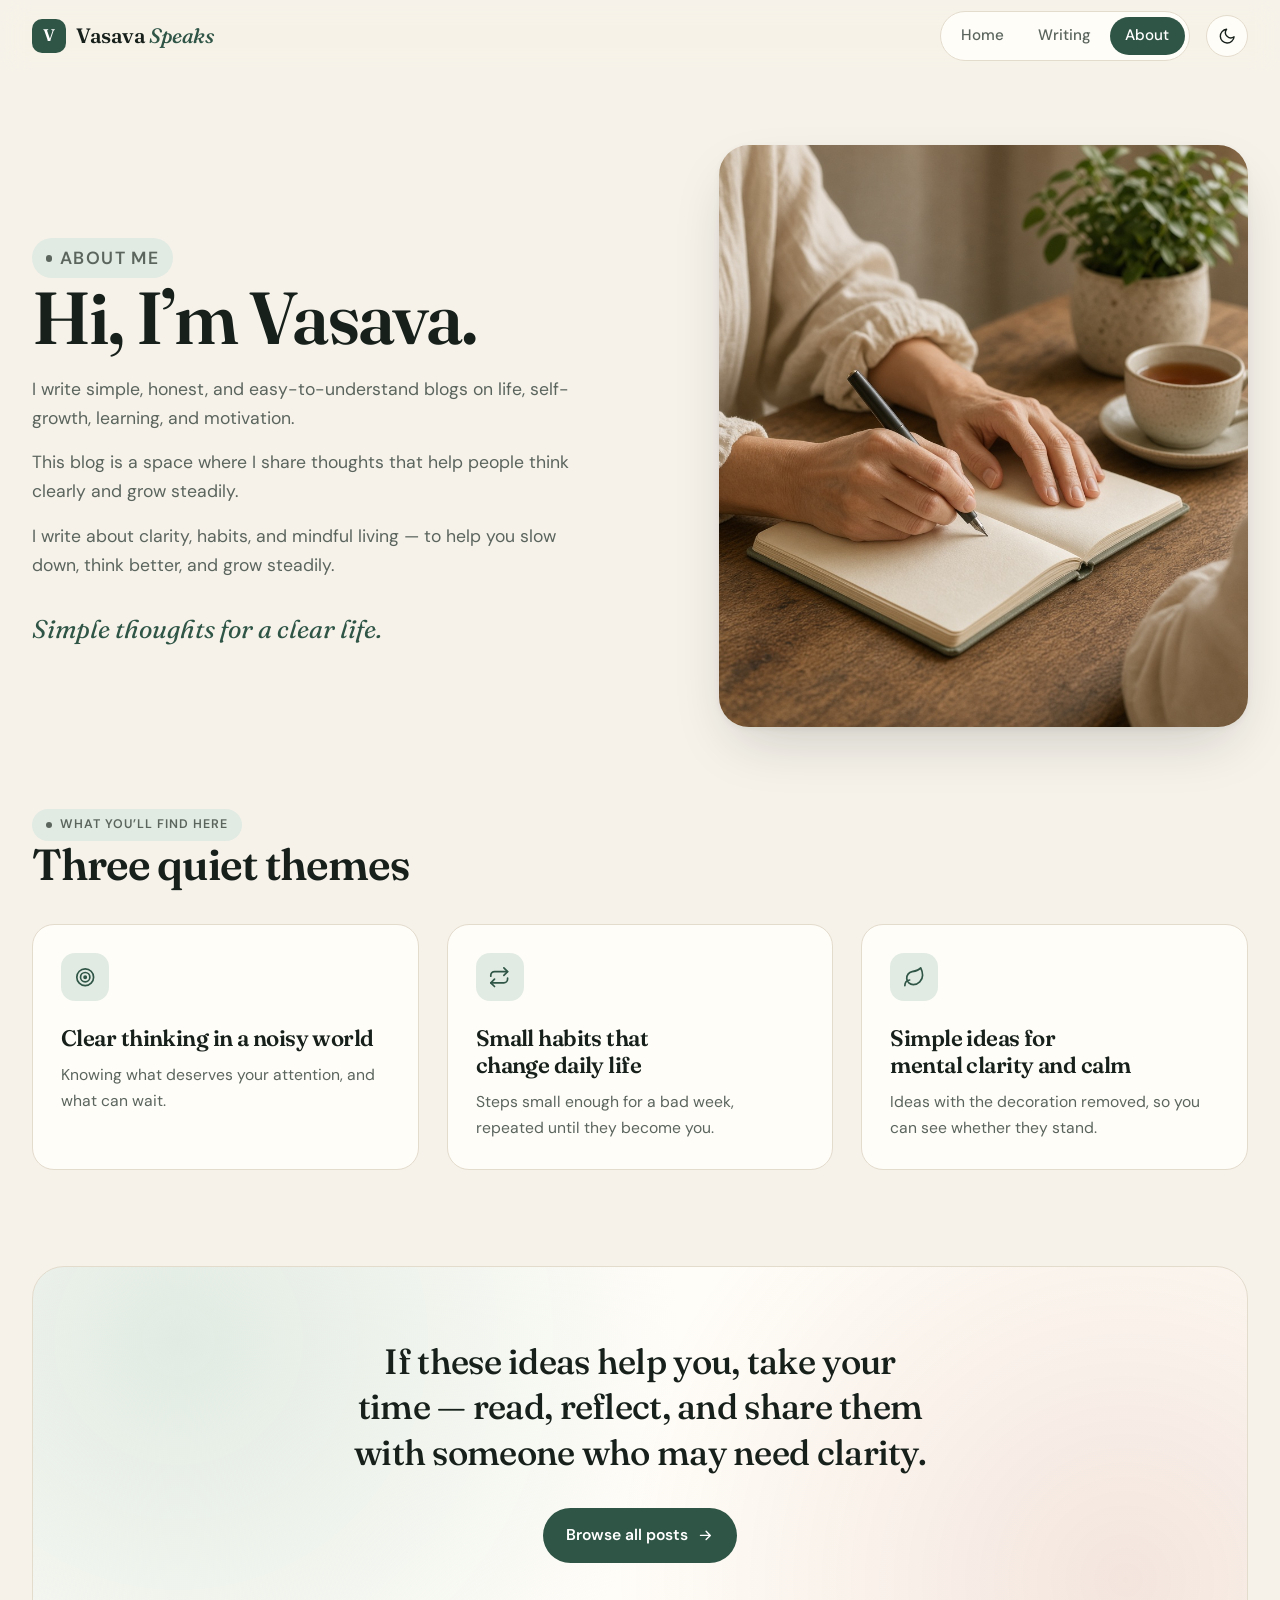
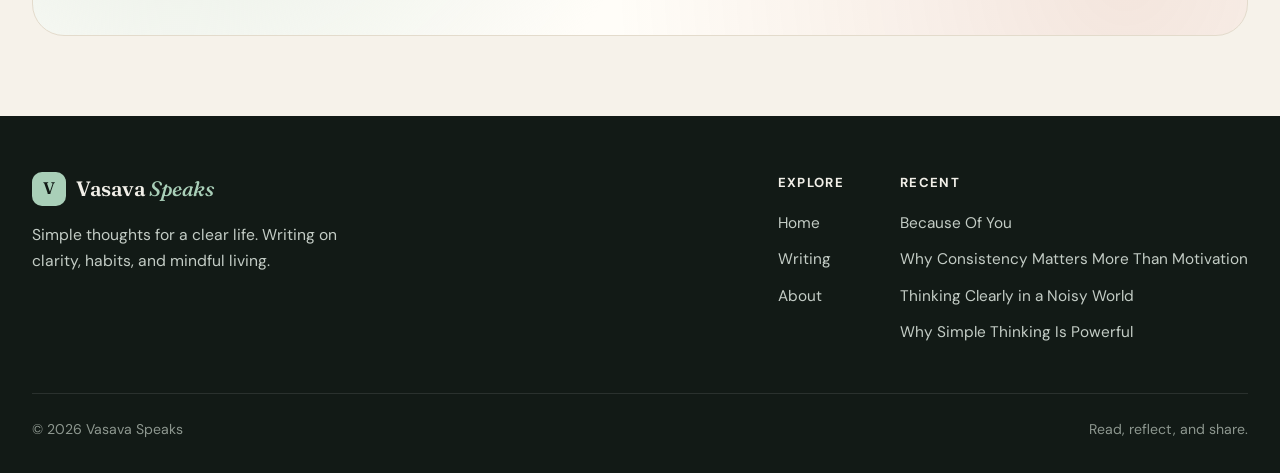
<file: about.html>
<!DOCTYPE html>
<html lang="en">
<head>
  <meta charset="utf-8">
  <meta name="viewport" content="width=device-width, initial-scale=1">
  <title>About · Vasava Speaks</title>
  <meta name="description" content="Hi, I’m Vasava.">
  <link rel="icon" href="favicon.svg" type="image/svg+xml">
  <script>(function(){var d=document.documentElement,t;d.classList.add("js");try{t=localStorage.getItem("theme")}catch(e){}if(!t)t=matchMedia("(prefers-color-scheme: dark)").matches?"dark":"light";d.dataset.theme=t})();</script>
  <link rel="preconnect" href="https://fonts.googleapis.com">
  <link rel="preconnect" href="https://fonts.gstatic.com" crossorigin>
  <link href="https://fonts.googleapis.com/css2?family=DM+Sans:opsz,wght@9..40,400;9..40,500;9..40,600;9..40,700&family=Fraunces:ital,opsz,wght@0,9..144,500;0,9..144,600;1,9..144,500&display=swap" rel="stylesheet">
  <link rel="stylesheet" href="css/style.css">
  <script src="js/app.js" defer></script>
</head>
<body data-page="about">
  <p class="page-loading container">Loading about</p>
</body>
</html>
</file>
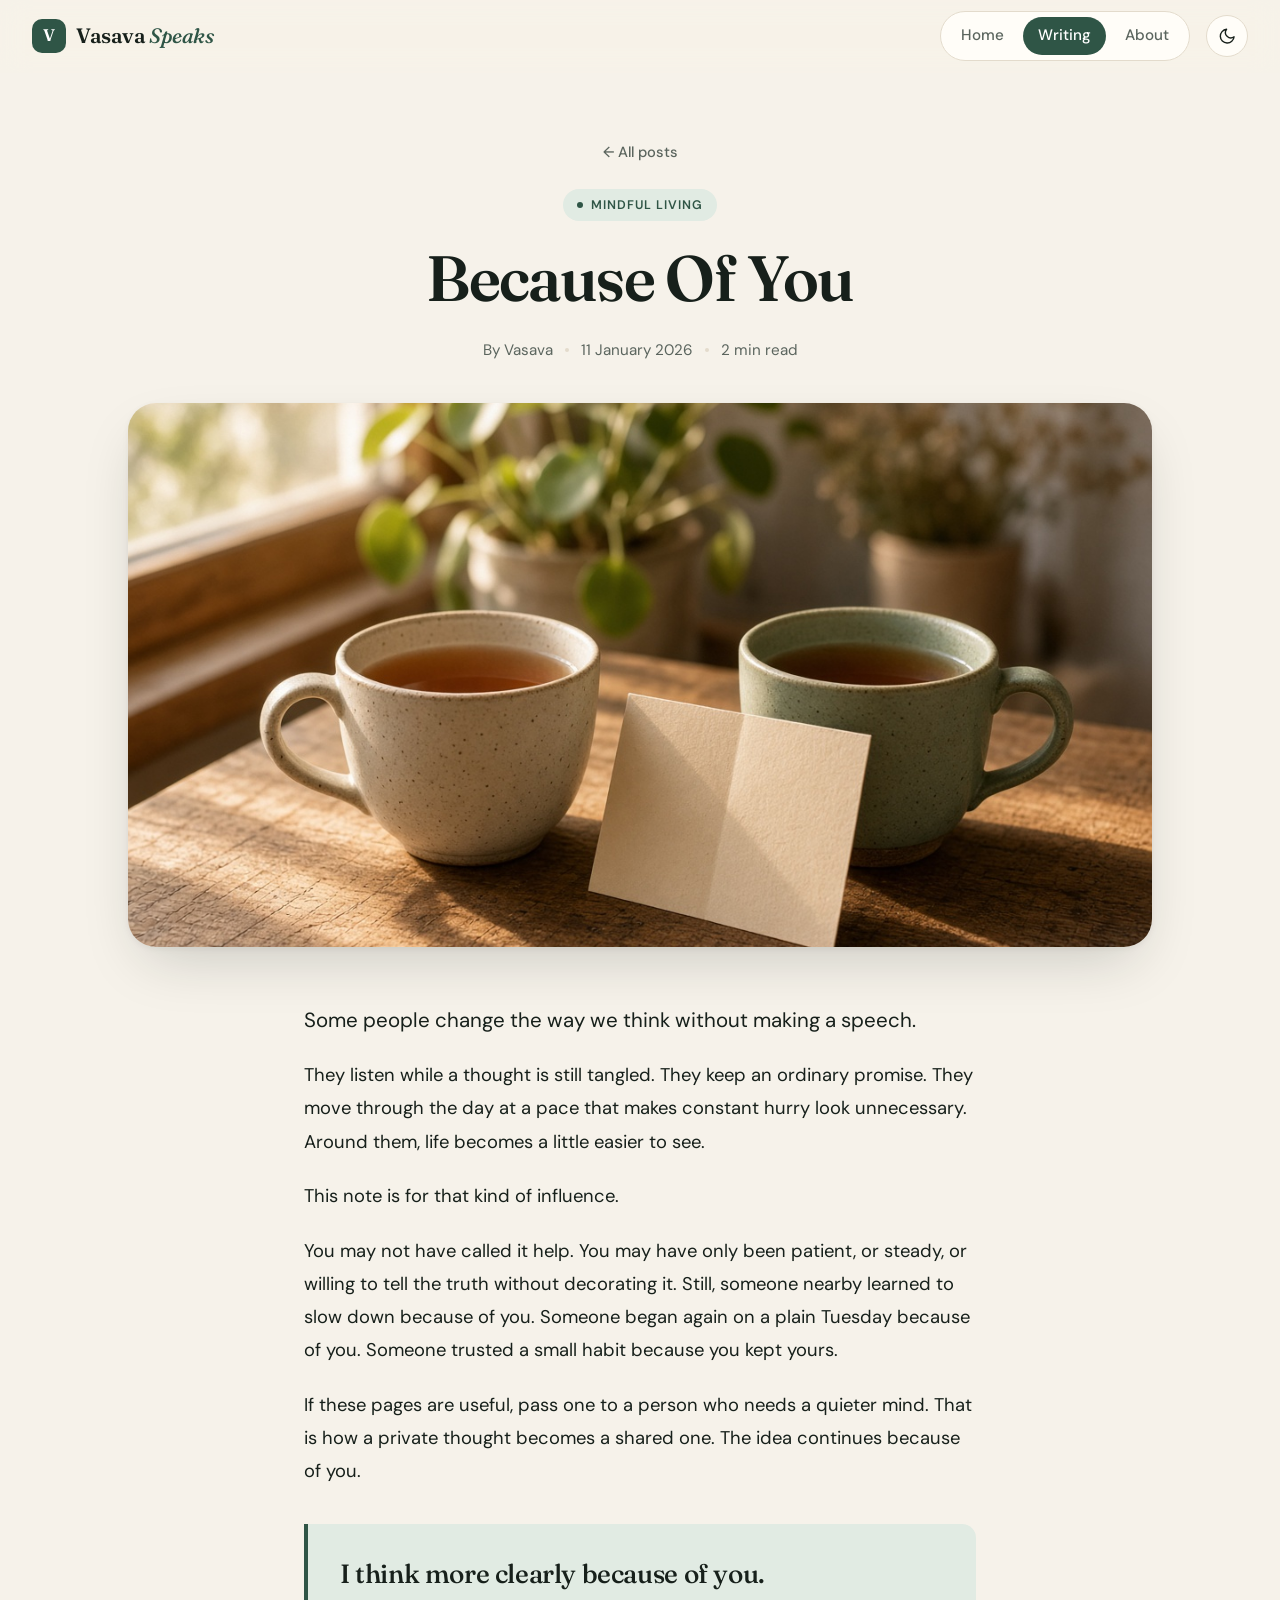
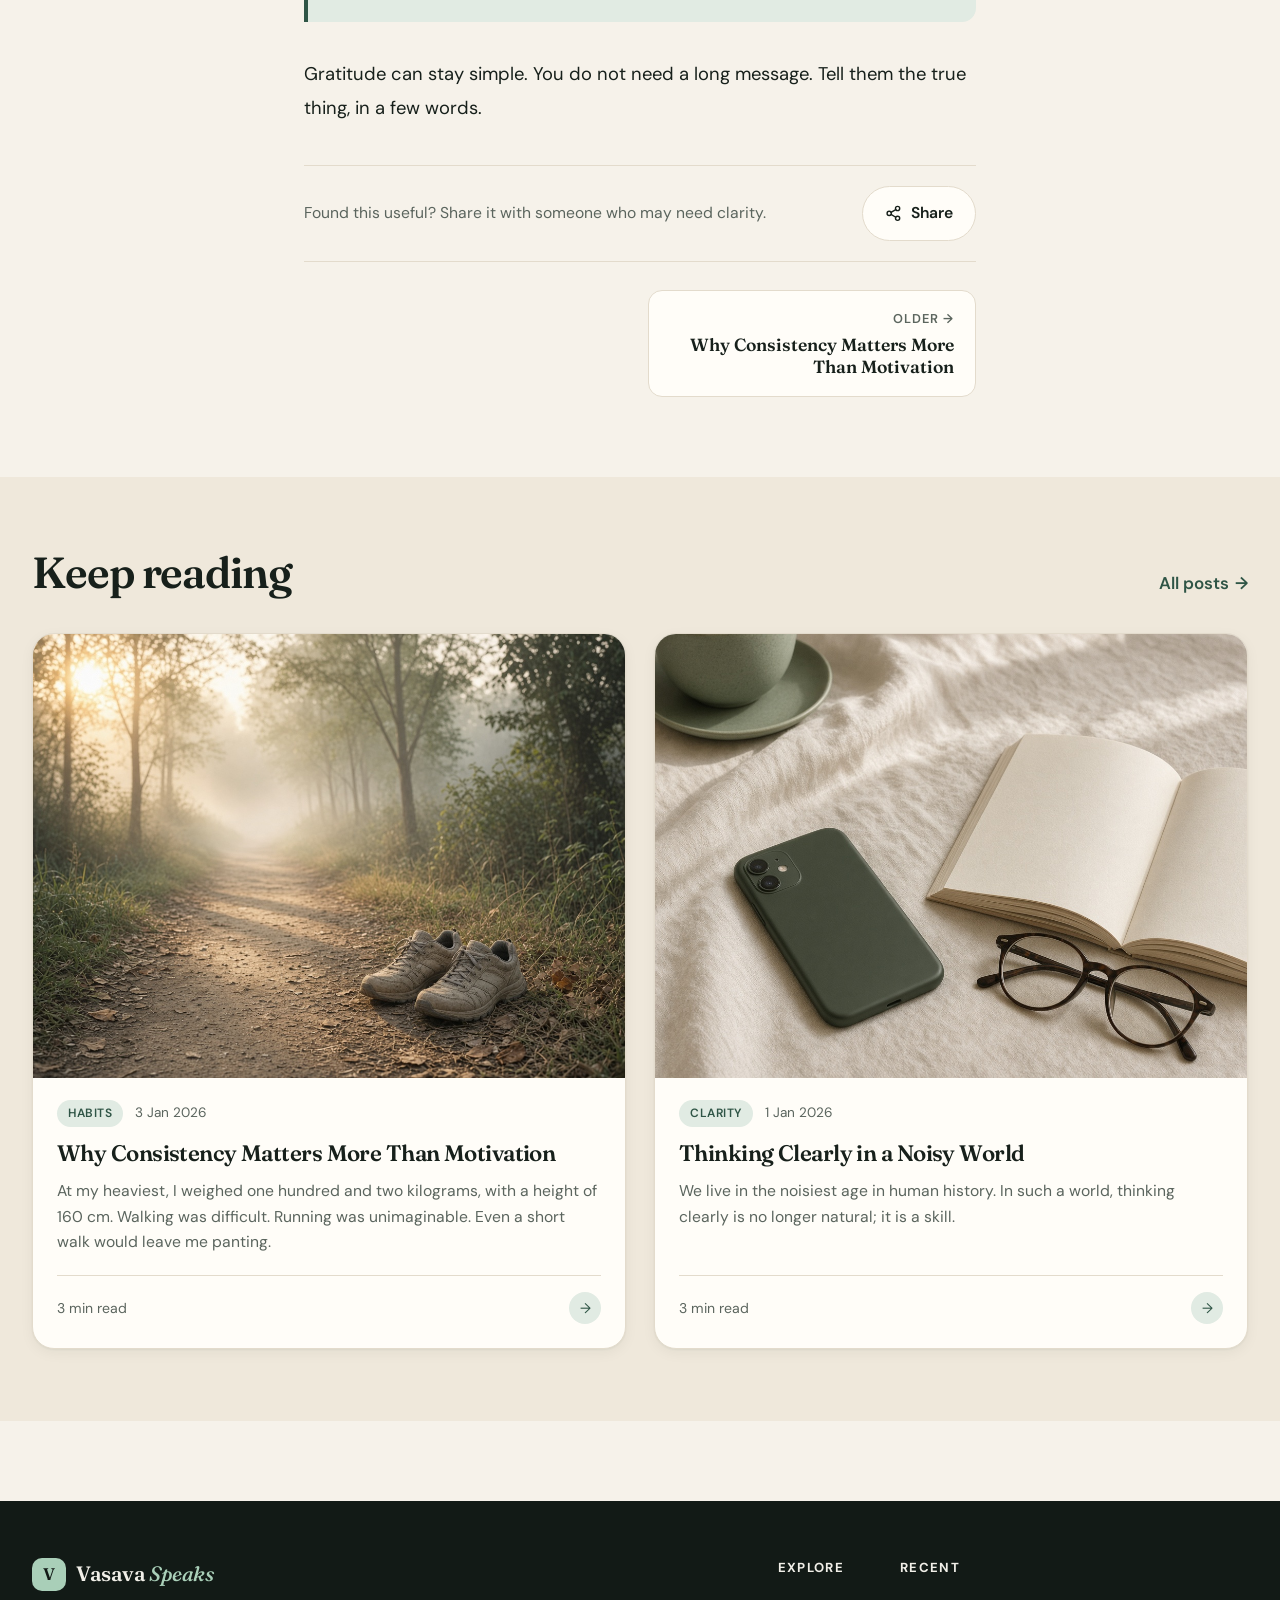
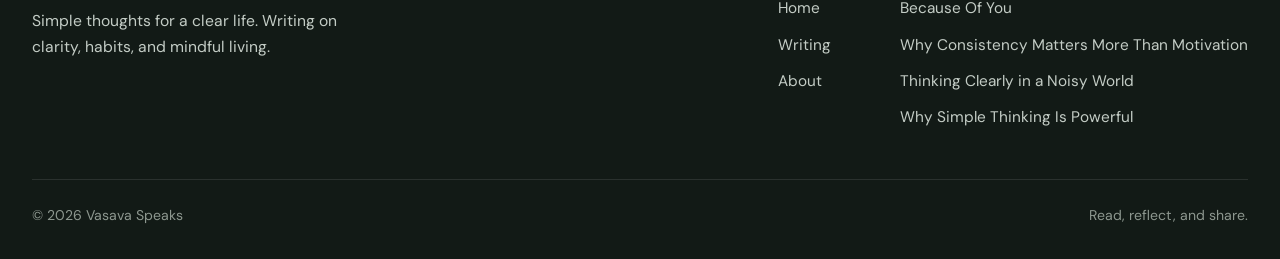
<file: post.html>
<!DOCTYPE html>
<html lang="en">
<head>
  <meta charset="utf-8">
  <meta name="viewport" content="width=device-width, initial-scale=1">
  <title>Post · Vasava Speaks</title>
  <meta name="description" content="A post from Vasava Speaks.">
  <meta property="og:type" content="article">
  <link rel="icon" href="favicon.svg" type="image/svg+xml">
  <script>(function(){var d=document.documentElement,t;d.classList.add("js");try{t=localStorage.getItem("theme")}catch(e){}if(!t)t=matchMedia("(prefers-color-scheme: dark)").matches?"dark":"light";d.dataset.theme=t})();</script>
  <link rel="preconnect" href="https://fonts.googleapis.com">
  <link rel="preconnect" href="https://fonts.gstatic.com" crossorigin>
  <link href="https://fonts.googleapis.com/css2?family=DM+Sans:opsz,wght@9..40,400;9..40,500;9..40,600;9..40,700&family=Fraunces:ital,opsz,wght@0,9..144,500;0,9..144,600;1,9..144,500&display=swap" rel="stylesheet">
  <link rel="stylesheet" href="css/style.css">
  <script src="js/app.js" defer></script>
</head>
<body data-page="post">
  <p class="page-loading container">Loading post</p>
</body>
</html>
</file>
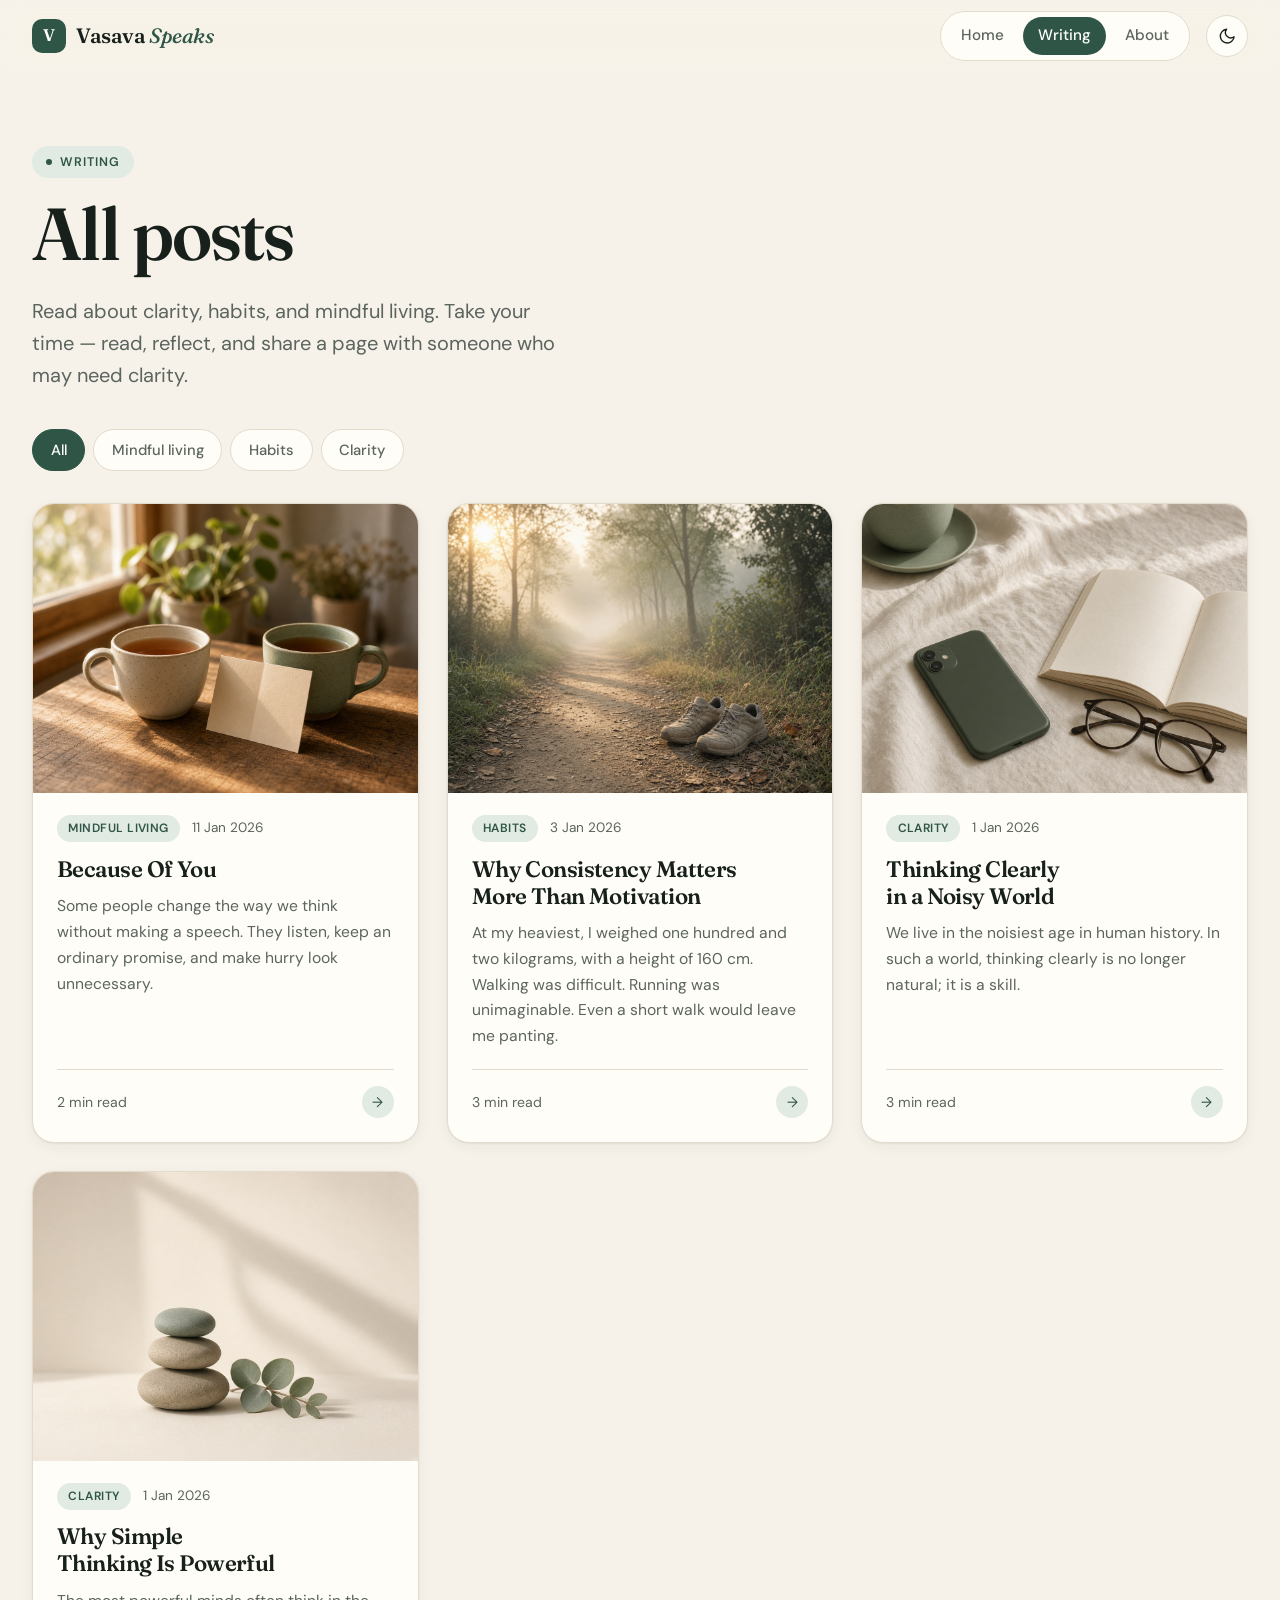
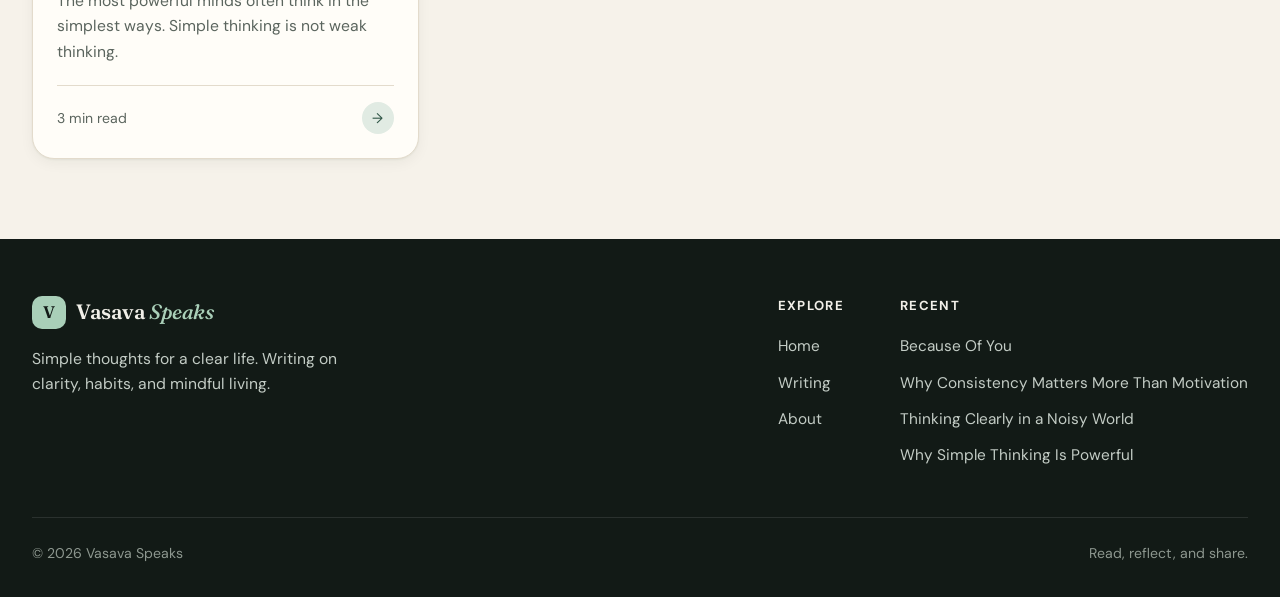
<file: writing.html>
<!DOCTYPE html>
<html lang="en">
<head>
  <meta charset="utf-8">
  <meta name="viewport" content="width=device-width, initial-scale=1">
  <title>Writing · Vasava Speaks</title>
  <meta name="description" content="Read about clarity, habits, and mindful living.">
  <link rel="icon" href="favicon.svg" type="image/svg+xml">
  <script>(function(){var d=document.documentElement,t;d.classList.add("js");try{t=localStorage.getItem("theme")}catch(e){}if(!t)t=matchMedia("(prefers-color-scheme: dark)").matches?"dark":"light";d.dataset.theme=t})();</script>
  <link rel="preconnect" href="https://fonts.googleapis.com">
  <link rel="preconnect" href="https://fonts.gstatic.com" crossorigin>
  <link href="https://fonts.googleapis.com/css2?family=DM+Sans:opsz,wght@9..40,400;9..40,500;9..40,600;9..40,700&family=Fraunces:ital,opsz,wght@0,9..144,500;0,9..144,600;1,9..144,500&display=swap" rel="stylesheet">
  <link rel="stylesheet" href="css/style.css">
  <script src="js/app.js" defer></script>
</head>
<body data-page="writing">
  <p class="page-loading container">Loading writing</p>
</body>
</html>
</file>
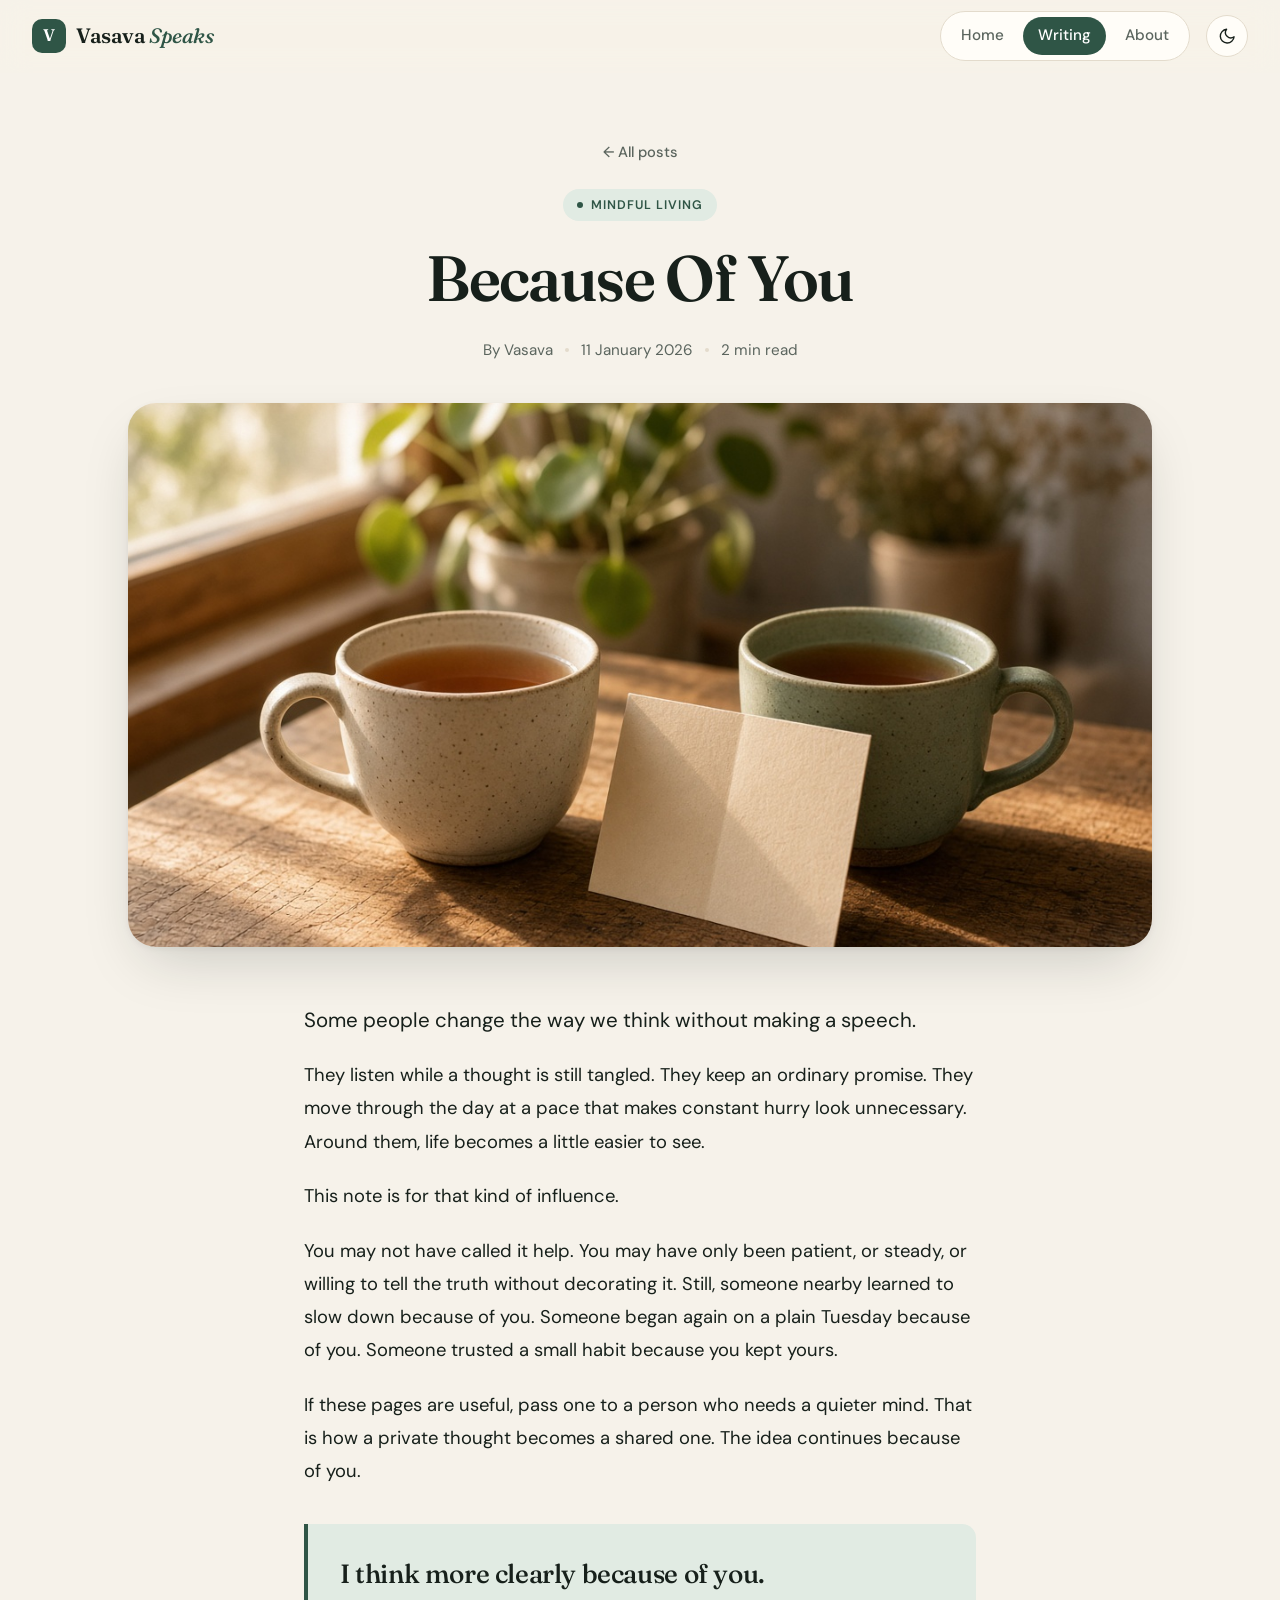
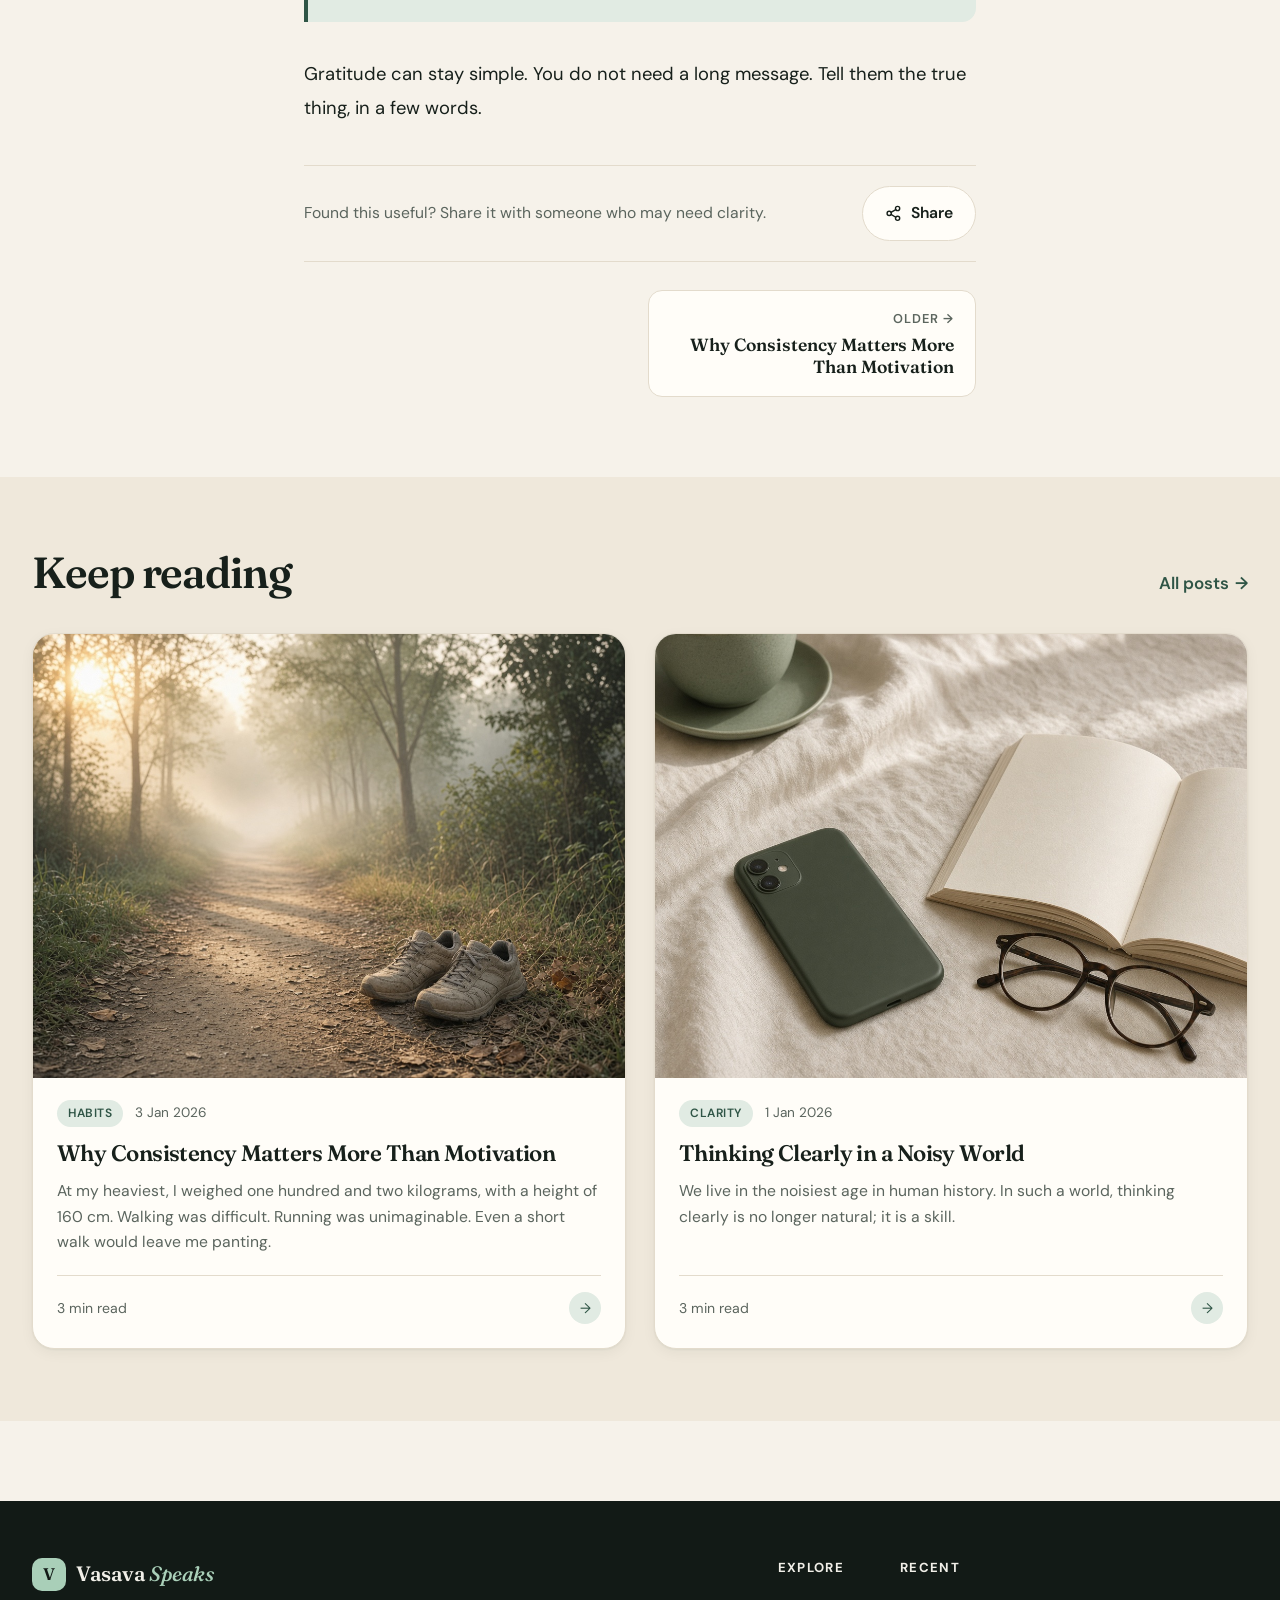
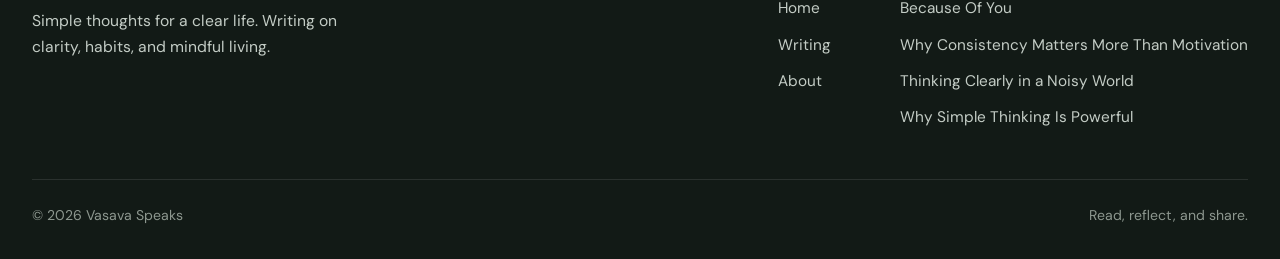
<file: posts/because-of-you.html>
<!DOCTYPE html>
<meta charset="utf-8">
<title>Redirecting…</title>
<meta http-equiv="refresh" content="0;url=../post.html?id=because-of-you">
<link rel="canonical" href="../post.html?id=because-of-you">
<script>location.replace("../post.html?id=because-of-you");</script>
<p><a href="../post.html?id=because-of-you">Continue to Because Of You</a></p>
</file>
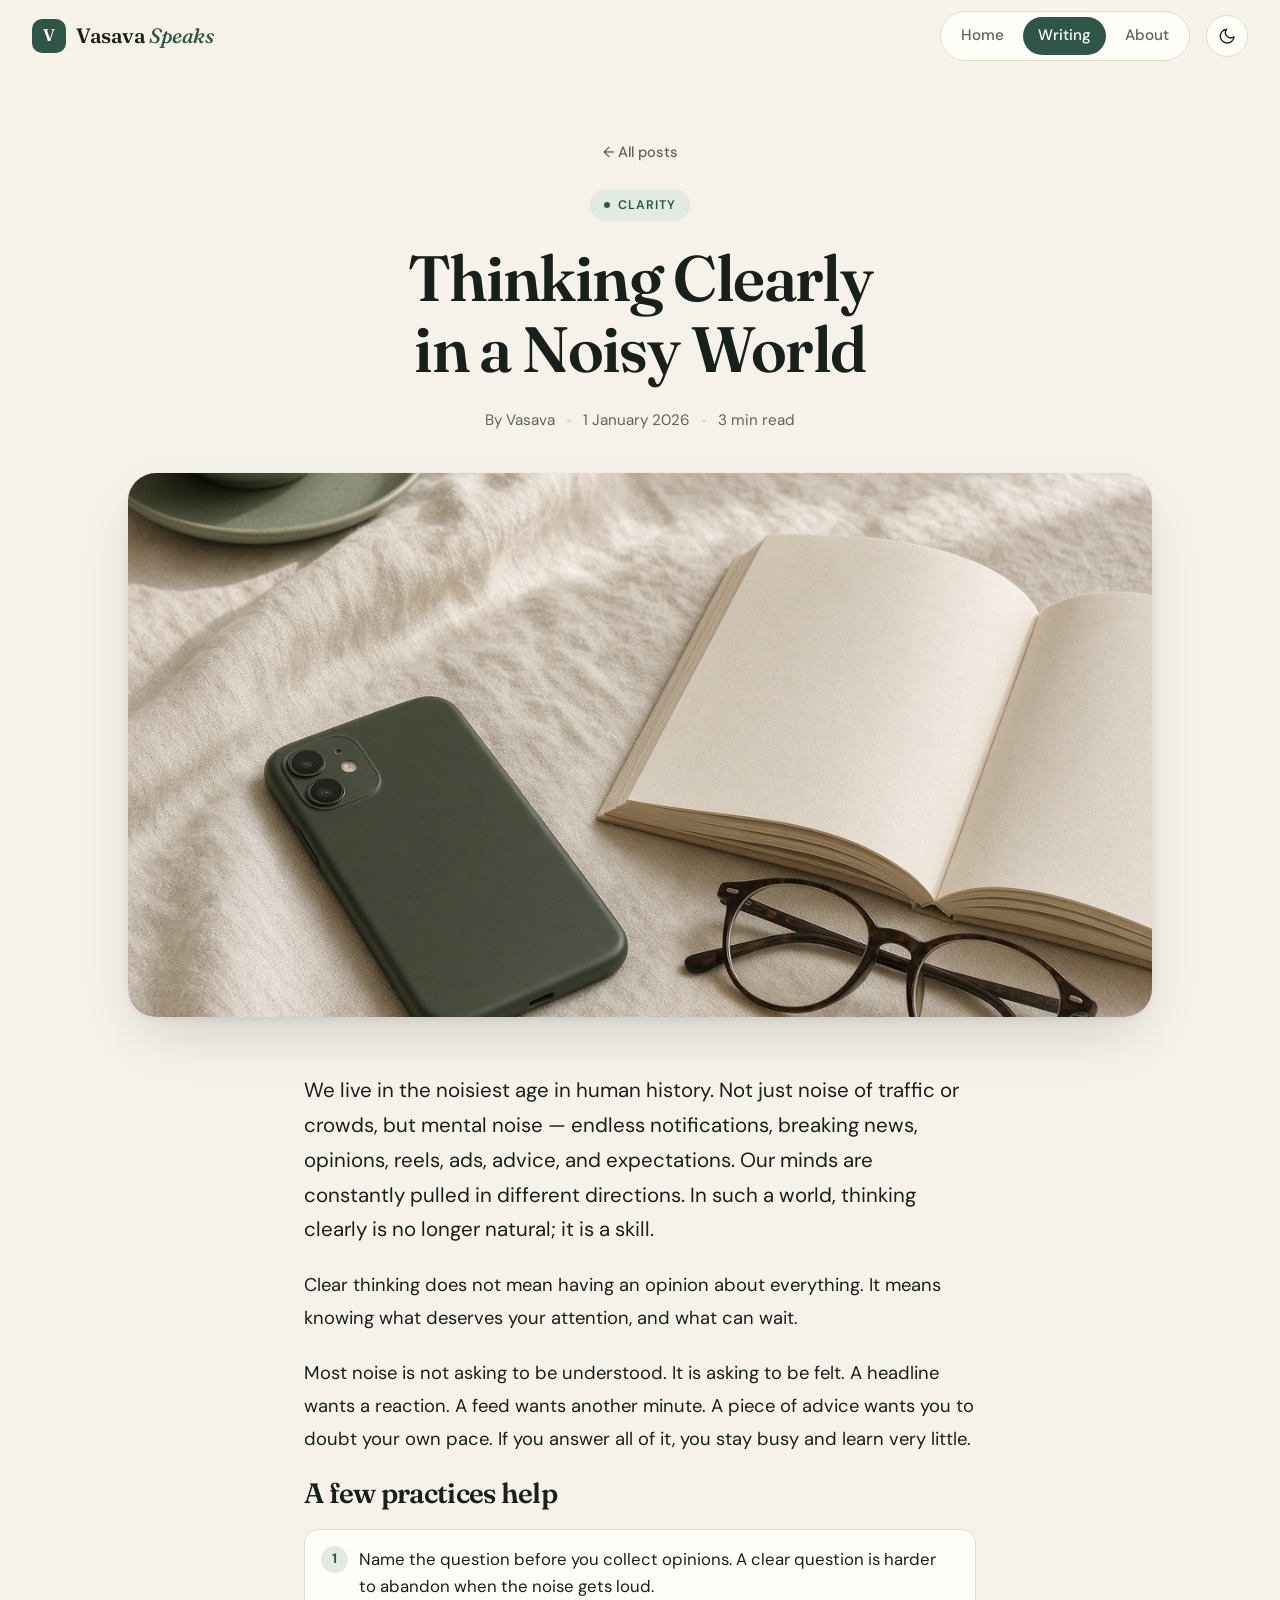
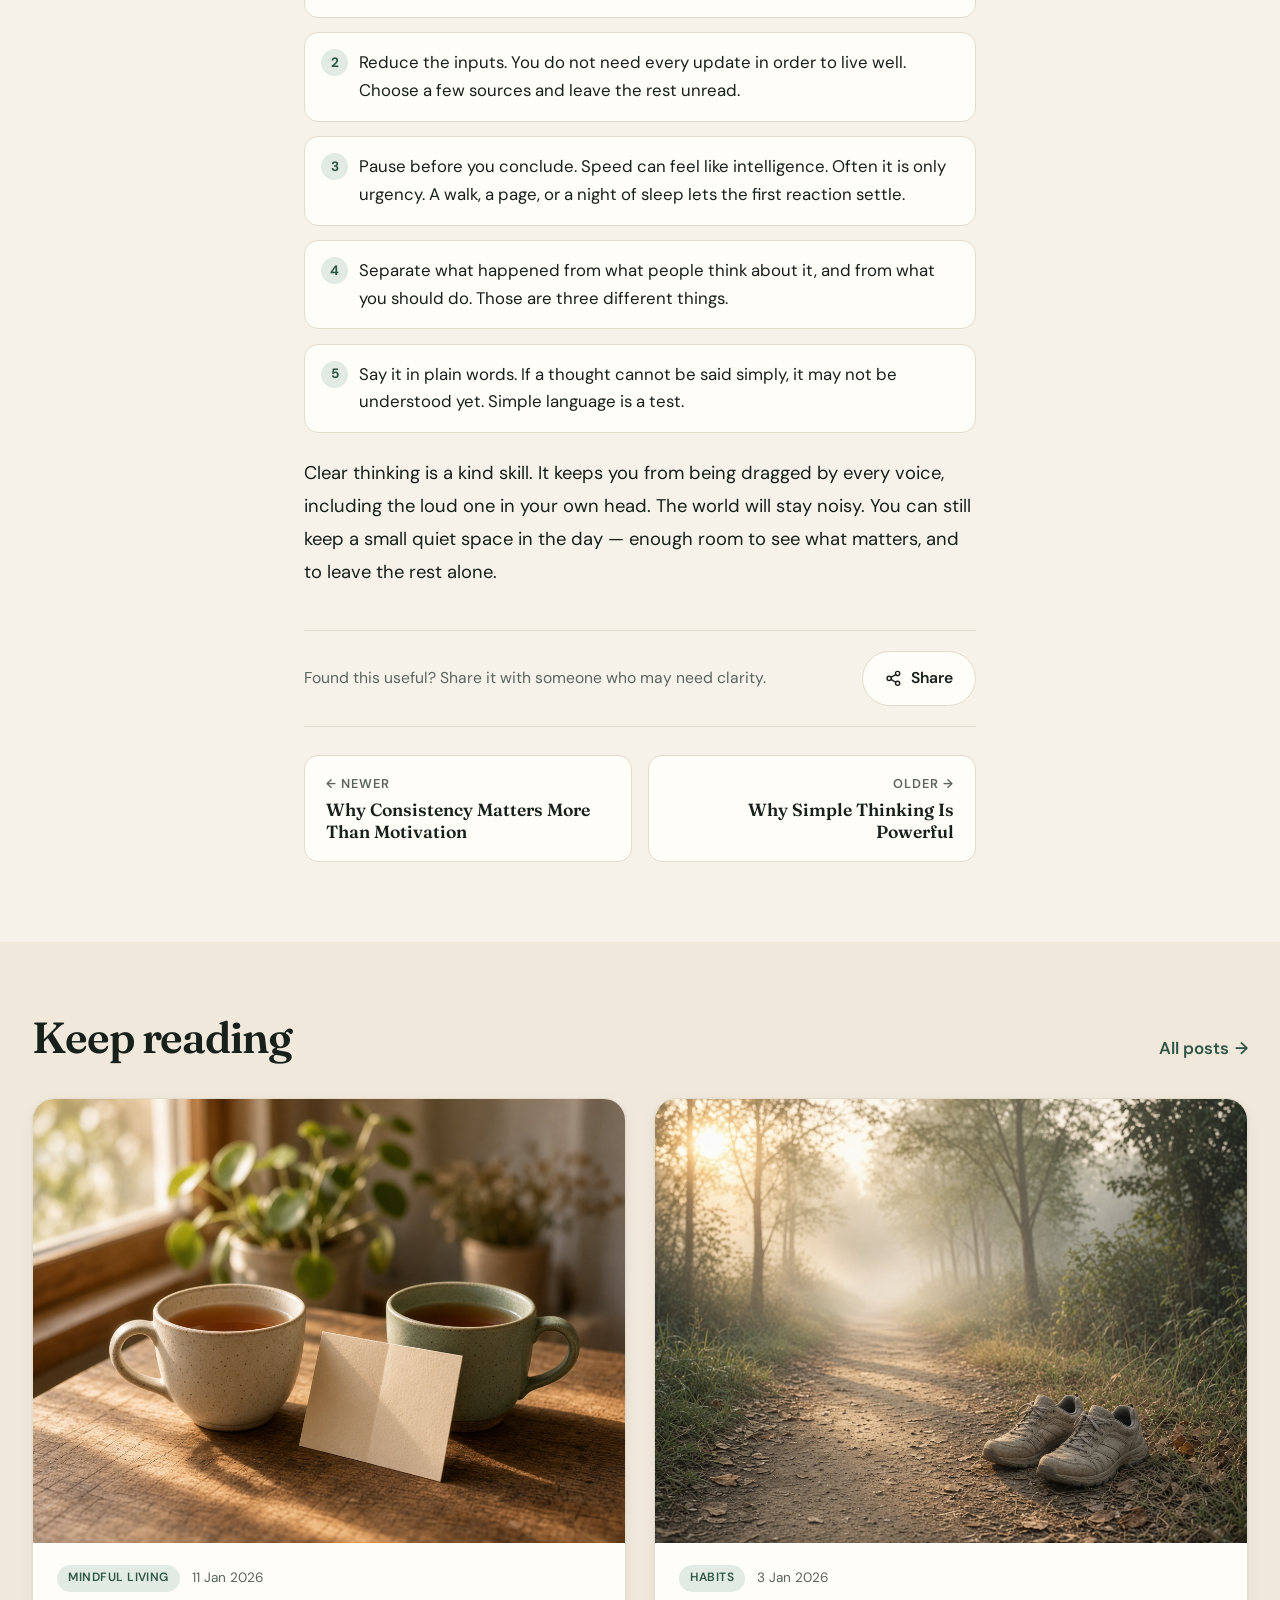
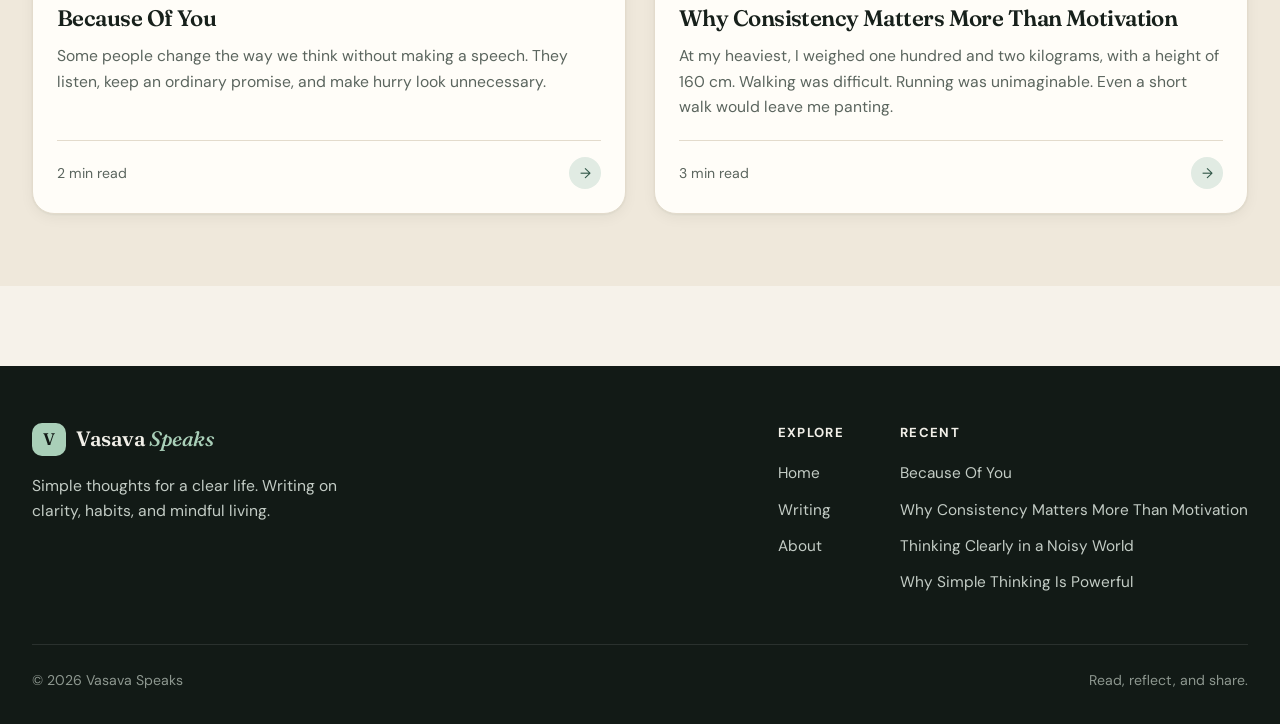
<file: posts/thinking-clearly.html>
<!DOCTYPE html>
<meta charset="utf-8">
<title>Redirecting…</title>
<meta http-equiv="refresh" content="0;url=../post.html?id=thinking-clearly">
<link rel="canonical" href="../post.html?id=thinking-clearly">
<script>location.replace("../post.html?id=thinking-clearly");</script>
<p><a href="../post.html?id=thinking-clearly">Continue to the post</a></p>
</file>
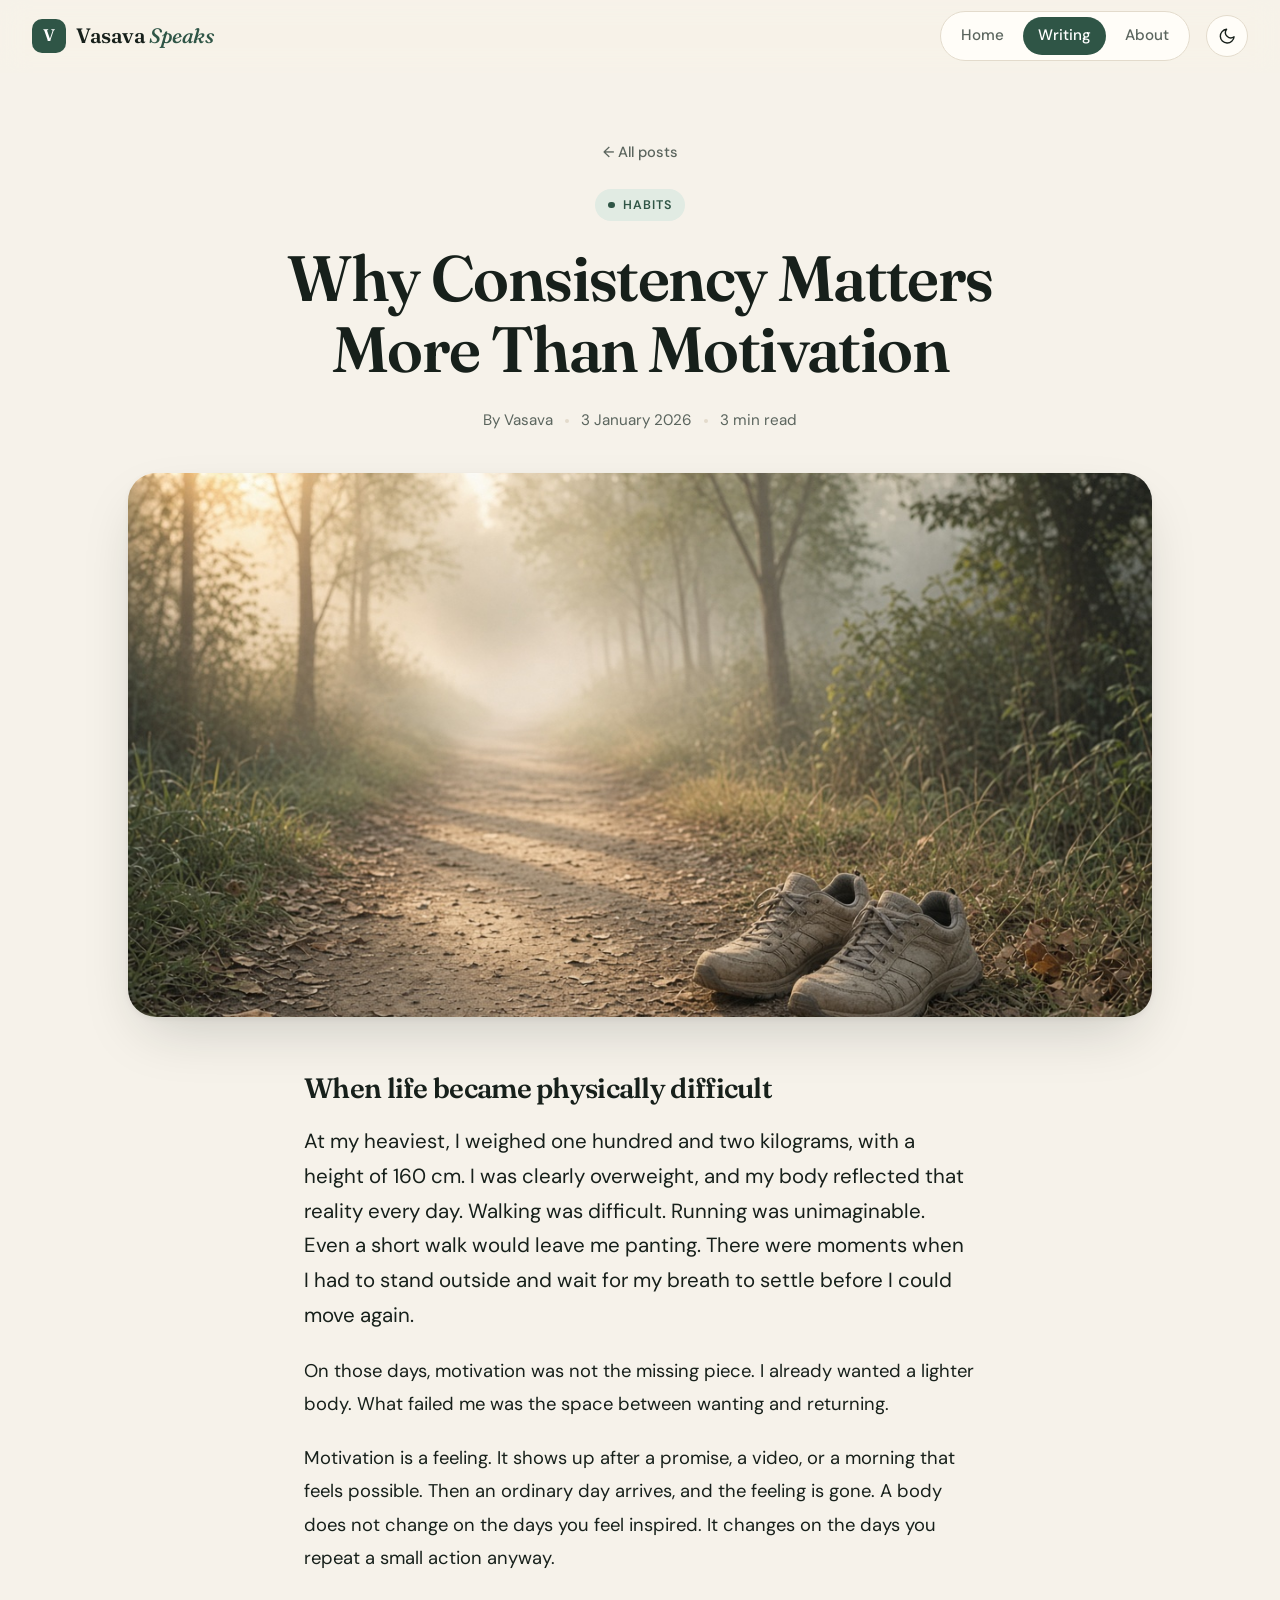
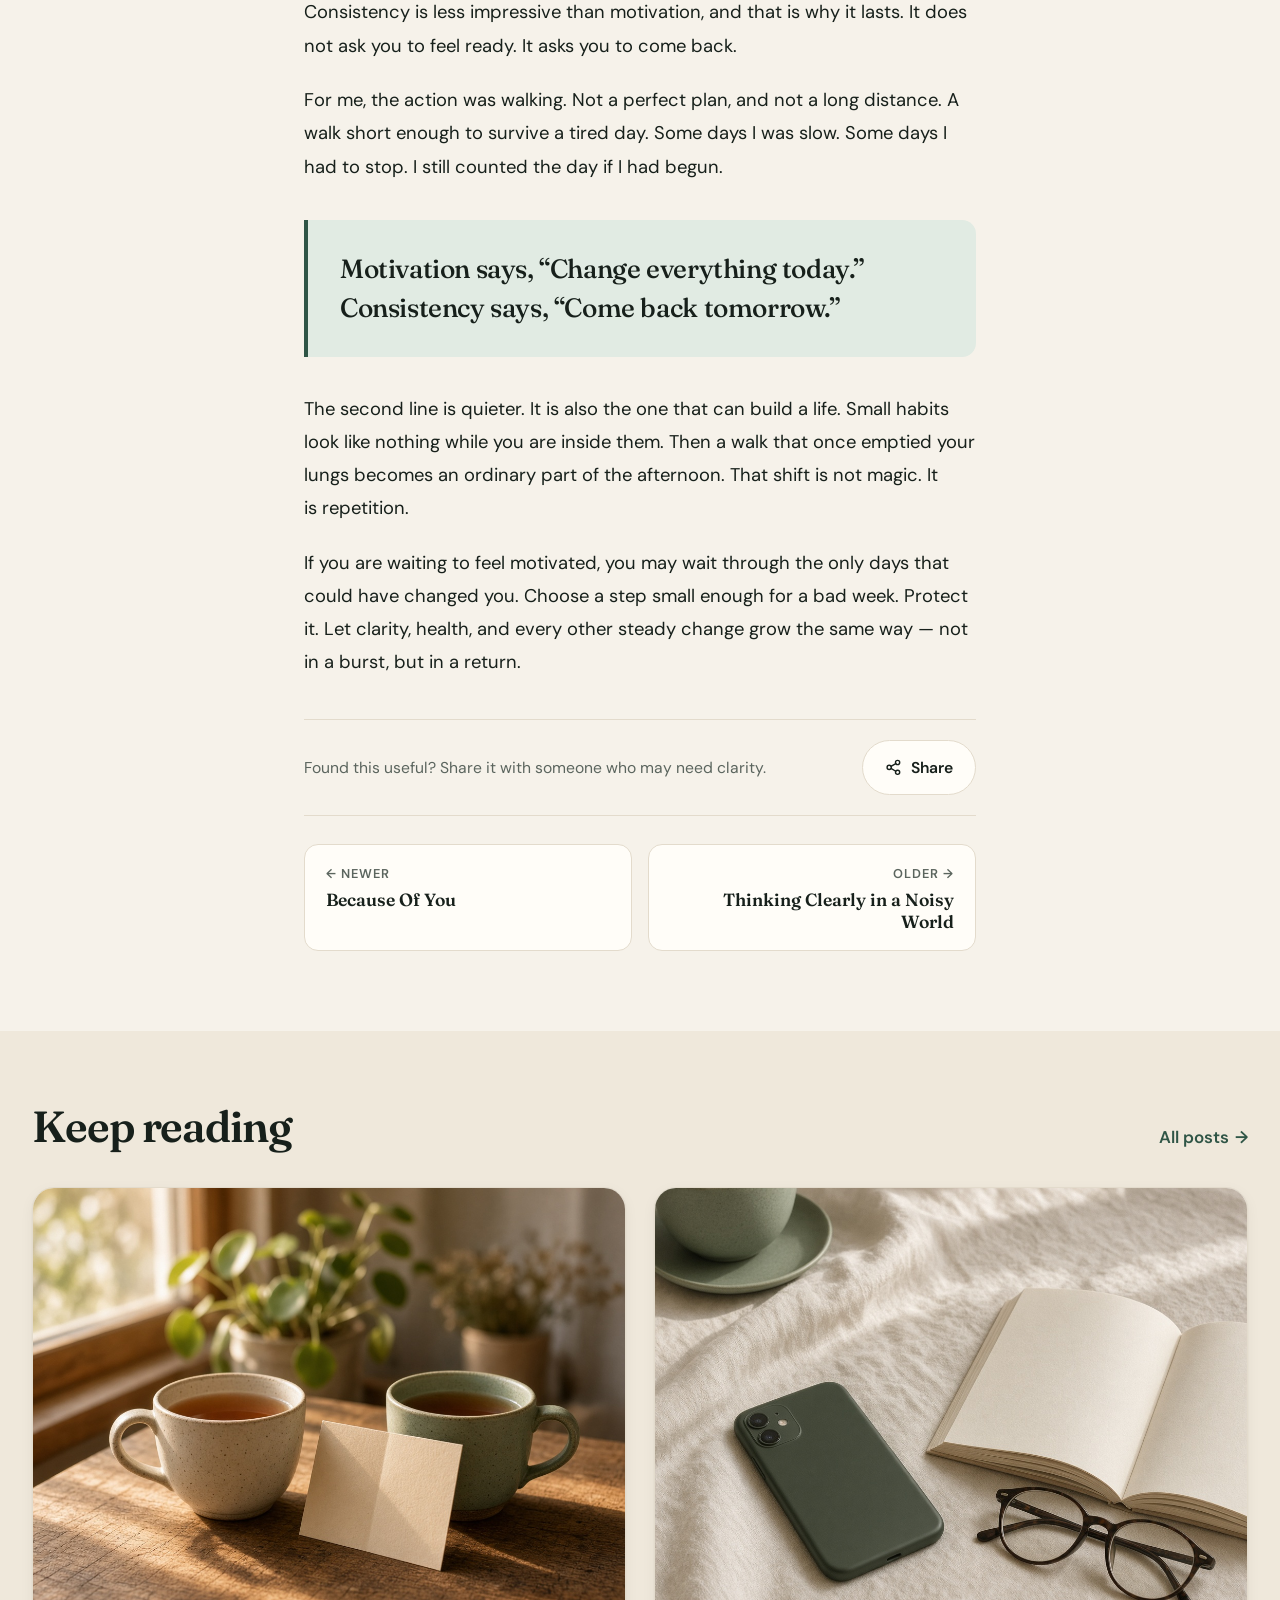
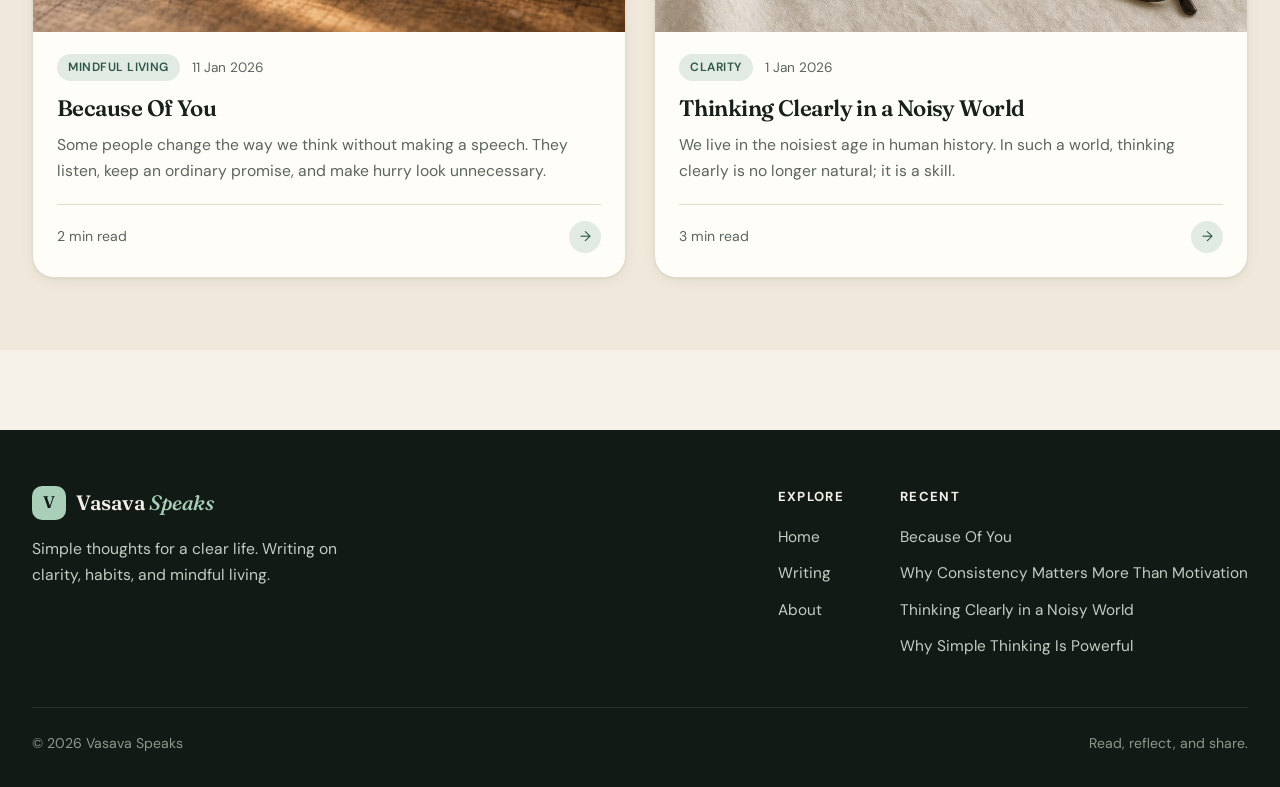
<file: posts/why-consistency-matters.html>
<!DOCTYPE html>
<meta charset="utf-8">
<title>Redirecting…</title>
<meta http-equiv="refresh" content="0;url=../post.html?id=why-consistency-matters">
<link rel="canonical" href="../post.html?id=why-consistency-matters">
<script>location.replace("../post.html?id=why-consistency-matters");</script>
<p><a href="../post.html?id=why-consistency-matters">Continue to the post</a></p>
</file>
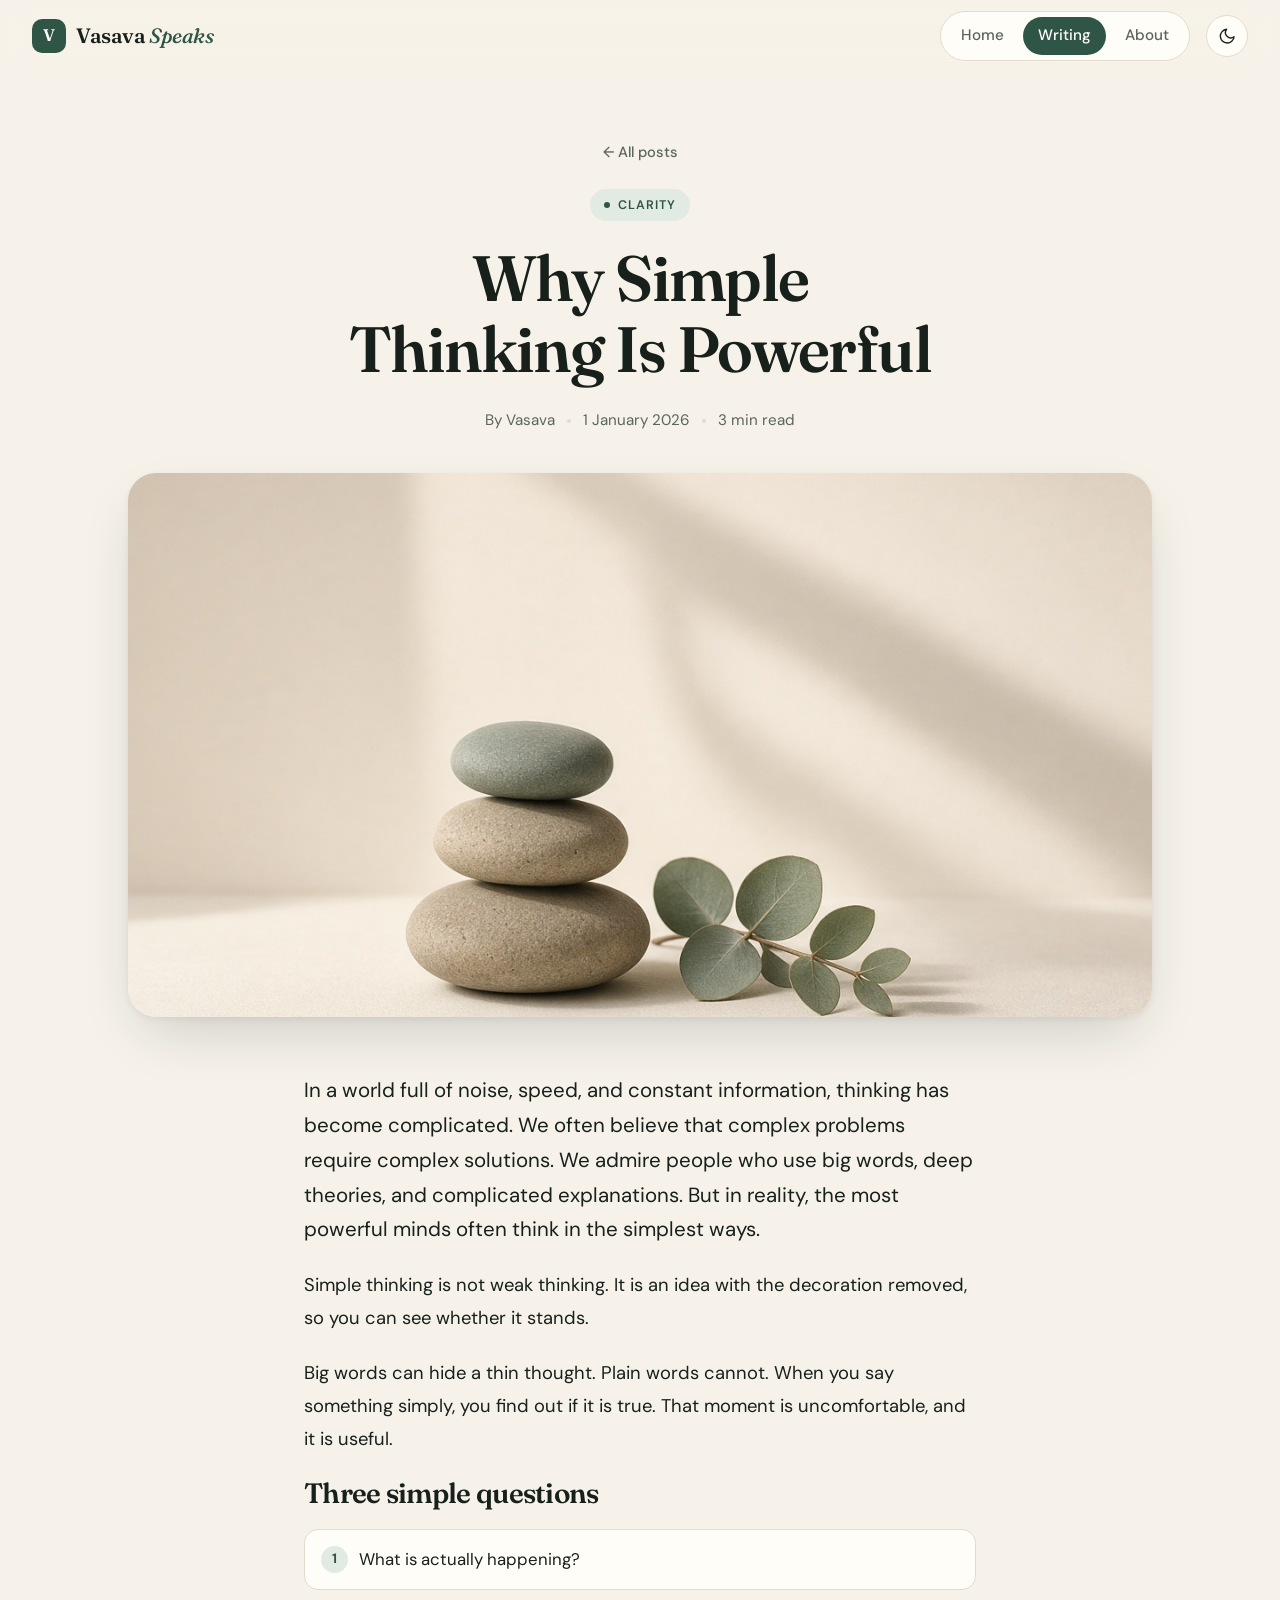
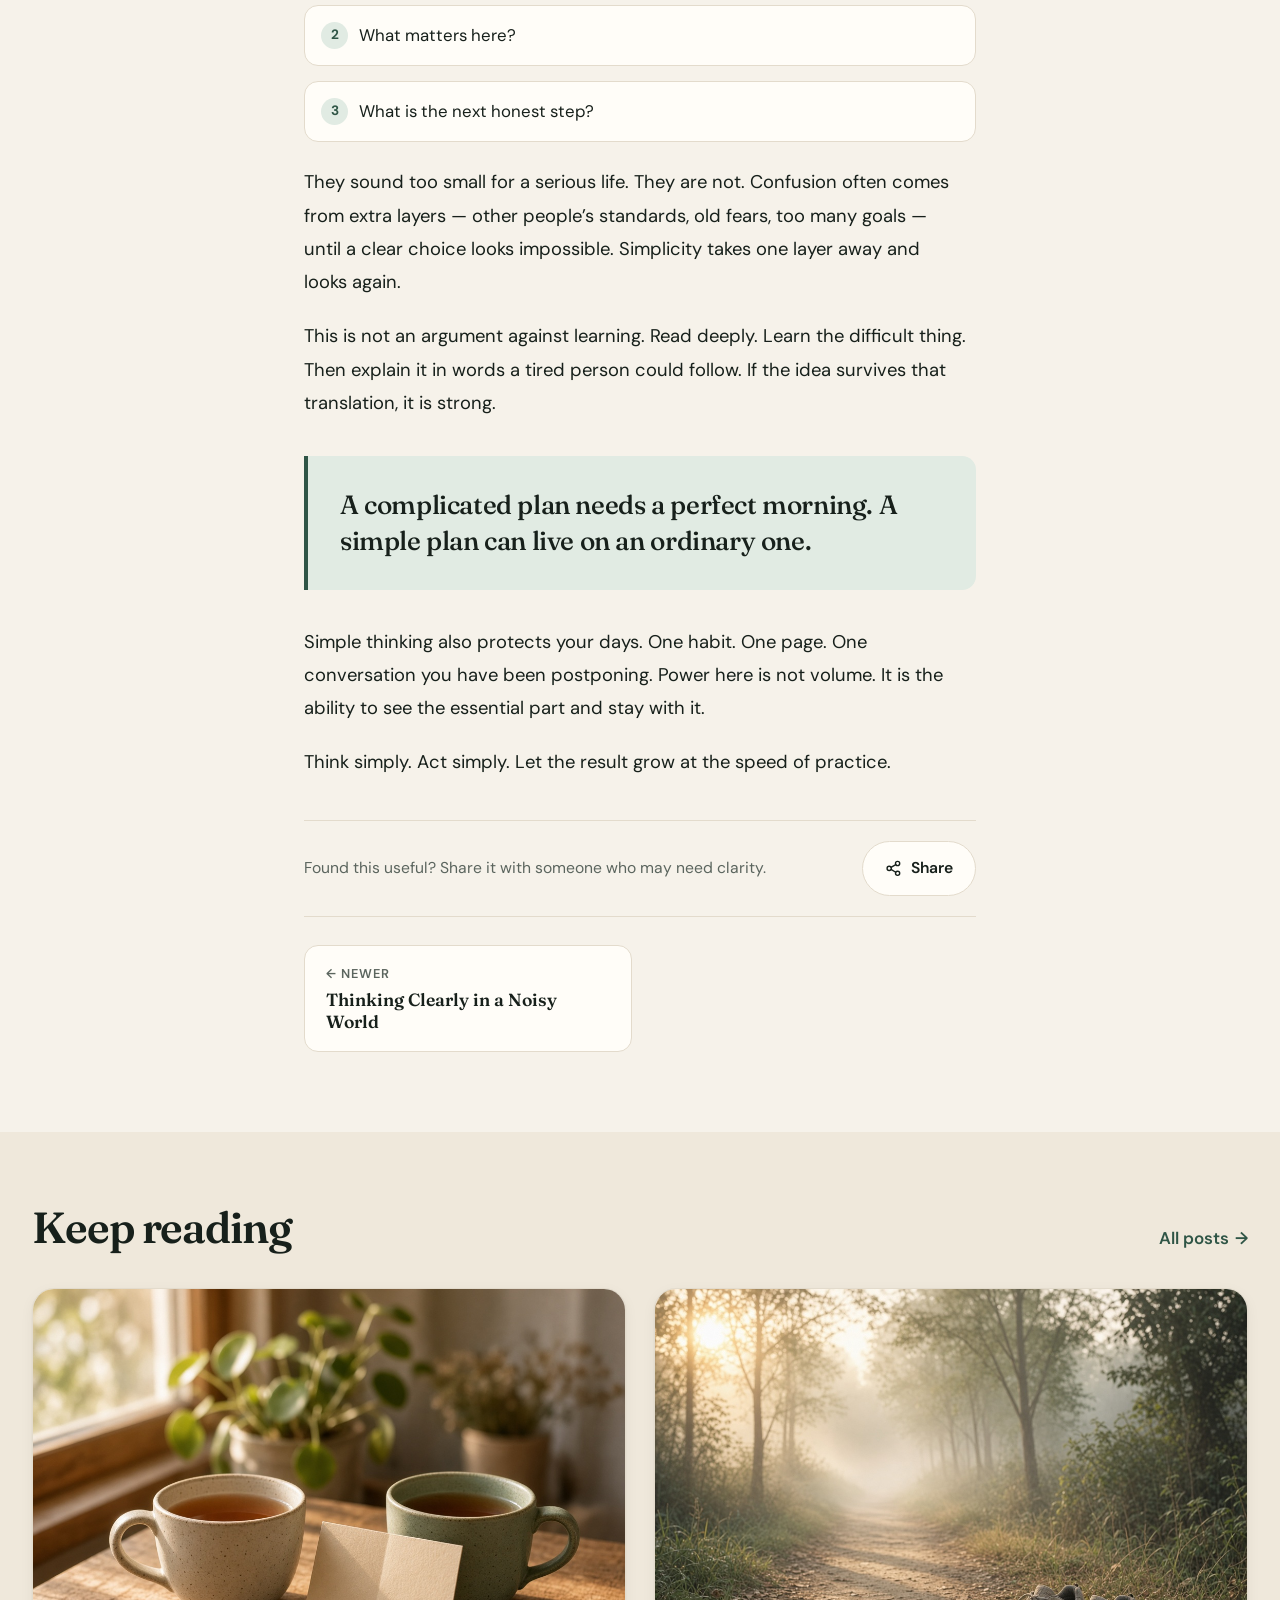
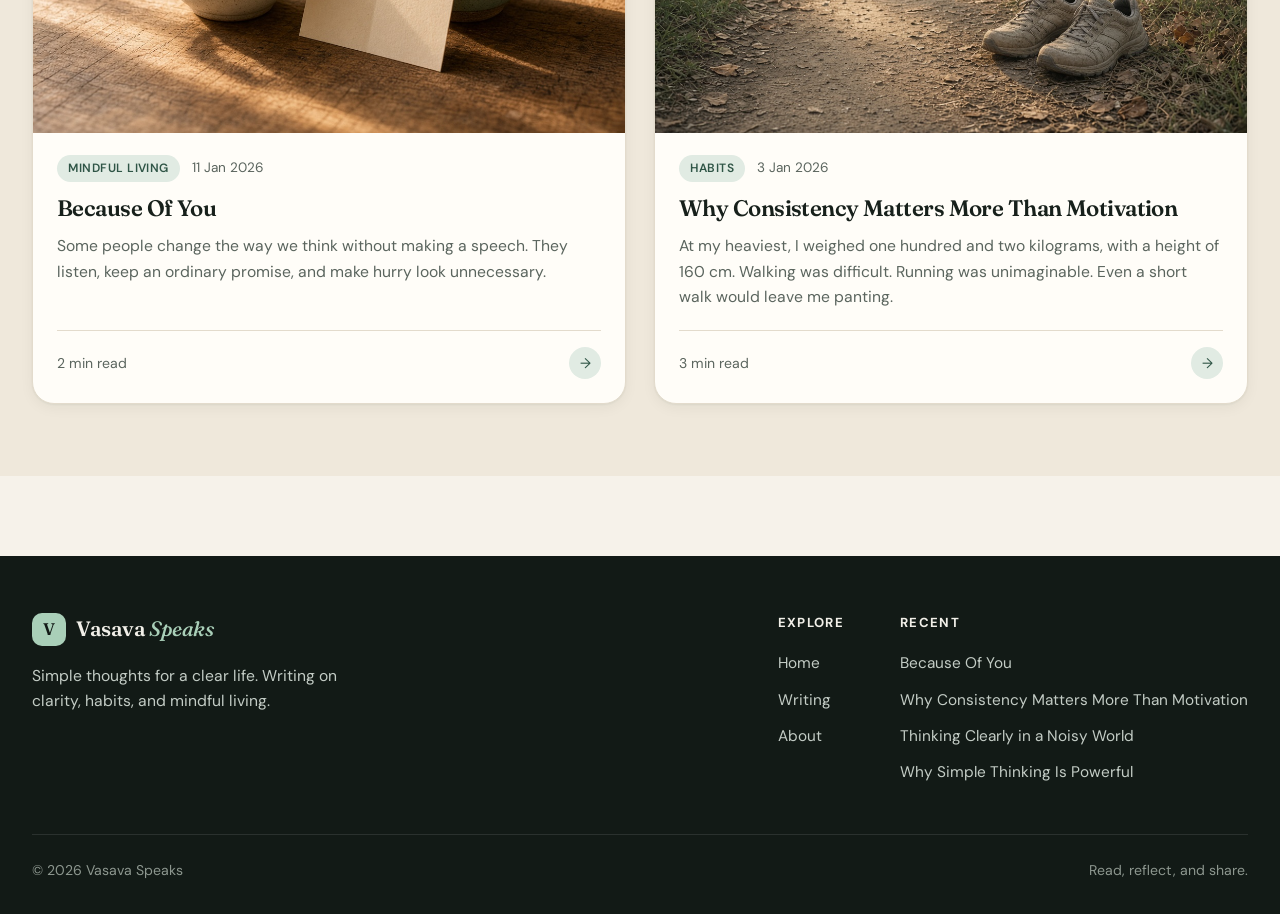
<file: posts/why-simple-thinking.html>
<!DOCTYPE html>
<meta charset="utf-8">
<title>Redirecting…</title>
<meta http-equiv="refresh" content="0;url=../post.html?id=why-simple-thinking">
<link rel="canonical" href="../post.html?id=why-simple-thinking">
<script>location.replace("../post.html?id=why-simple-thinking");</script>
<p><a href="../post.html?id=why-simple-thinking">Continue to the post</a></p>
</file>
<file: css/style.css>
:root {
  --bg: #f6f2ea;
  --surface: #fffdf8;
  --surface-2: #efe8db;
  --ink: #17201b;
  --muted: #5b655e;
  --line: #e3dbcc;
  --accent: #2f5546;
  --accent-hover: #24443a;
  --accent-ink: #ffffff;
  --accent-soft: #e1ebe3;
  --clay: #ad5537;
  --header-bg: rgba(246, 242, 234, 0.78);
  --shadow-sm: 0 1px 2px rgba(23, 32, 27, 0.05), 0 4px 14px rgba(23, 32, 27, 0.05);
  --shadow-lg: 0 2px 6px rgba(23, 32, 27, 0.05), 0 24px 60px -18px rgba(23, 32, 27, 0.22);
  --radius: 22px;
  --radius-sm: 14px;
  --display: "Fraunces", Georgia, "Times New Roman", serif;
  --sans: "DM Sans", system-ui, -apple-system, "Segoe UI", sans-serif;
  --page: 76rem;
  --measure: 42rem;
  --gutter: clamp(1rem, 4vw, 2rem);
  color-scheme: light;
}

[data-theme="dark"] {
  --bg: #101512;
  --surface: #171e1a;
  --surface-2: #1d2621;
  --ink: #ece8df;
  --muted: #a2aba4;
  --line: #29342d;
  --accent: #a3cbb3;
  --accent-hover: #bddcc9;
  --accent-ink: #0f1612;
  --accent-soft: #1e2d25;
  --clay: #e39c7e;
  --header-bg: rgba(16, 21, 18, 0.76);
  --shadow-sm: 0 1px 2px rgba(0, 0, 0, 0.3);
  --shadow-lg: 0 24px 60px -18px rgba(0, 0, 0, 0.6);
  color-scheme: dark;
}

*,
*::before,
*::after {
  box-sizing: border-box;
}

html {
  scroll-behavior: smooth;
  -webkit-text-size-adjust: 100%;
}

body {
  margin: 0;
  background: var(--bg);
  color: var(--ink);
  font-family: var(--sans);
  font-size: 1.0625rem;
  line-height: 1.65;
  -webkit-font-smoothing: antialiased;
  transition: background-color 0.3s ease, color 0.3s ease;
}

.page-loading {
  min-height: 70vh;
  display: flex;
  align-items: center;
  justify-content: center;
  gap: 0.75rem;
  color: var(--muted);
  font-size: 1rem;
}

.page-loading::after {
  content: "";
  width: 1.6rem;
  height: 1.6rem;
  border: 2px solid var(--line);
  border-top-color: var(--accent);
  border-radius: 50%;
  animation: spin 0.7s linear infinite;
}

@keyframes spin {
  to { transform: rotate(360deg); }
}

img {
  display: block;
  max-width: 100%;
  height: auto;
}

a {
  color: inherit;
  text-decoration: none;
}

button {
  font: inherit;
  color: inherit;
}

::selection {
  background: var(--accent);
  color: var(--accent-ink);
}

:focus-visible {
  outline: 2px solid var(--accent);
  outline-offset: 3px;
  border-radius: 6px;
}

h1,
h2,
h3 {
  margin: 0;
  font-family: var(--display);
  font-weight: 600;
  letter-spacing: -0.025em;
  line-height: 1.1;
  text-wrap: balance;
}

h1 {
  font-size: clamp(2.6rem, 6vw, 4.6rem);
}

h2 {
  font-size: clamp(1.9rem, 3.4vw, 2.75rem);
}

h3 {
  font-size: 1.4rem;
  line-height: 1.2;
}

.skip {
  position: absolute;
  left: 1rem;
  top: 0.75rem;
  z-index: 100;
  padding: 0.6rem 1rem;
  border-radius: 999px;
  background: var(--accent);
  color: var(--accent-ink);
  transform: translateY(-200%);
}

.skip:focus {
  transform: none;
}

.container {
  width: min(var(--page), 100% - var(--gutter) * 2);
  margin-inline: auto;
}

/* Header */

.site-header {
  position: sticky;
  top: 0;
  z-index: 50;
  background: var(--header-bg);
  backdrop-filter: saturate(160%) blur(14px);
  -webkit-backdrop-filter: saturate(160%) blur(14px);
  border-bottom: 1px solid transparent;
  transition: border-color 0.25s ease;
}

.site-header.is-scrolled {
  border-bottom-color: var(--line);
}

.header-inner {
  display: flex;
  align-items: center;
  gap: 1rem;
  height: 4.5rem;
}

.brand {
  display: inline-flex;
  align-items: center;
  gap: 0.65rem;
  margin-right: auto;
  font-family: var(--display);
  font-size: 1.3rem;
  font-weight: 600;
  letter-spacing: -0.02em;
}

.brand em {
  font-style: italic;
  font-weight: 500;
  color: var(--accent);
}

.brand-mark {
  display: grid;
  place-items: center;
  width: 2.1rem;
  height: 2.1rem;
  border-radius: 10px;
  background: var(--accent);
  color: var(--accent-ink);
  font-size: 1.05rem;
  font-style: normal;
}

.nav {
  display: flex;
  gap: 0.25rem;
  padding: 0.3rem;
  border-radius: 999px;
  background: var(--surface);
  border: 1px solid var(--line);
}

.nav a {
  padding: 0.4rem 0.95rem;
  border-radius: 999px;
  color: var(--muted);
  font-size: 0.95rem;
  font-weight: 500;
  transition: color 0.2s ease, background-color 0.2s ease;
}

.nav a:hover {
  color: var(--ink);
}

.nav a[aria-current="page"] {
  background: var(--accent);
  color: var(--accent-ink);
}

.theme-toggle {
  display: grid;
  place-items: center;
  width: 2.6rem;
  height: 2.6rem;
  border: 1px solid var(--line);
  border-radius: 999px;
  background: var(--surface);
  cursor: pointer;
  transition: transform 0.2s ease, border-color 0.2s ease;
}

.theme-toggle:hover {
  transform: rotate(-12deg);
  border-color: var(--accent);
}

.theme-toggle svg {
  width: 1.15rem;
  height: 1.15rem;
}

.theme-toggle .icon-sun,
[data-theme="dark"] .theme-toggle .icon-moon {
  display: none;
}

[data-theme="dark"] .theme-toggle .icon-sun {
  display: block;
}

/* Shared bits */

.eyebrow {
  display: inline-flex;
  align-items: center;
  gap: 0.5rem;
  margin: 0 0 1rem;
  padding: 0.35rem 0.85rem;
  border-radius: 999px;
  background: var(--accent-soft);
  color: var(--accent);
  font-size: 0.78rem;
  font-weight: 600;
  letter-spacing: 0.08em;
  text-transform: uppercase;
}

.eyebrow::before {
  content: "";
  width: 0.4rem;
  height: 0.4rem;
  border-radius: 50%;
  background: currentColor;
}

.lede {
  margin: 1.25rem 0 0;
  max-width: 34rem;
  color: var(--muted);
  font-size: clamp(1.1rem, 1.6vw, 1.25rem);
  line-height: 1.6;
}

.btn {
  display: inline-flex;
  align-items: center;
  gap: 0.55rem;
  padding: 0.85rem 1.4rem;
  border: 1px solid transparent;
  border-radius: 999px;
  font-weight: 600;
  font-size: 0.98rem;
  cursor: pointer;
  transition: transform 0.2s ease, background-color 0.2s ease, border-color 0.2s ease, color 0.2s ease;
}

.btn:hover {
  transform: translateY(-2px);
}

.btn-primary {
  background: var(--accent);
  color: var(--accent-ink);
}

.btn-primary:hover {
  background: var(--accent-hover);
}

.btn-ghost {
  border-color: var(--line);
  background: var(--surface);
}

.btn-ghost:hover {
  border-color: var(--accent);
  color: var(--accent);
}

.btn svg {
  width: 1.05rem;
  height: 1.05rem;
}

.actions {
  display: flex;
  flex-wrap: wrap;
  gap: 0.75rem;
  margin-top: 2rem;
}

.section {
  padding: clamp(3.5rem, 8vw, 6rem) 0;
}

.section.flush {
  padding-top: 0;
}

.section-head {
  display: flex;
  flex-wrap: wrap;
  align-items: flex-end;
  justify-content: space-between;
  gap: 1rem 2rem;
  margin-bottom: 2.25rem;
}

.section-head p {
  margin: 0.6rem 0 0;
  max-width: 30rem;
  color: var(--muted);
}

.link-arrow {
  display: inline-flex;
  align-items: center;
  gap: 0.4rem;
  color: var(--accent);
  font-weight: 600;
}

.link-arrow::after {
  content: "→";
  transition: transform 0.2s ease;
}

.link-arrow:hover::after {
  transform: translateX(4px);
}

/* Hero */

.hero {
  display: grid;
  grid-template-columns: minmax(0, 1fr) minmax(0, 1.1fr);
  gap: clamp(2rem, 5vw, 4.5rem);
  align-items: center;
  padding: clamp(2.5rem, 6vw, 5rem) 0 clamp(3rem, 6vw, 4.5rem);
}

.hero h1 em {
  font-style: italic;
  font-weight: 500;
  color: var(--accent);
}

.hero-media {
  position: relative;
}

.hero-media > img {
  width: 100%;
  aspect-ratio: 4 / 3.3;
  object-fit: cover;
  border-radius: calc(var(--radius) + 8px);
  box-shadow: var(--shadow-lg);
}

.float-card {
  position: absolute;
  left: clamp(-2rem, -3vw, -1rem);
  bottom: 1.75rem;
  display: flex;
  align-items: center;
  gap: 0.9rem;
  max-width: 19rem;
  padding: 0.75rem 1.1rem 0.75rem 0.75rem;
  border: 1px solid var(--line);
  border-radius: 18px;
  background: var(--surface);
  box-shadow: var(--shadow-lg);
  transition: transform 0.25s ease;
}

.float-card:hover {
  transform: translateY(-3px);
}

.float-card img {
  width: 3.5rem;
  height: 3.5rem;
  border-radius: 12px;
  object-fit: cover;
}

.float-card small {
  display: block;
  color: var(--clay);
  font-size: 0.72rem;
  font-weight: 600;
  letter-spacing: 0.08em;
  text-transform: uppercase;
}

.float-card strong {
  font-family: var(--display);
  font-size: 1.08rem;
  font-weight: 600;
  line-height: 1.2;
}

/* Featured post */

.featured {
  display: grid;
  grid-template-columns: 1.15fr 1fr;
  overflow: hidden;
  border: 1px solid var(--line);
  border-radius: calc(var(--radius) + 6px);
  background: var(--surface);
  box-shadow: var(--shadow-sm);
  transition: box-shadow 0.3s ease, transform 0.3s ease;
}

.featured:hover {
  box-shadow: var(--shadow-lg);
  transform: translateY(-4px);
}

.featured-media {
  overflow: hidden;
  min-height: 20rem;
}

.featured-media img {
  width: 100%;
  height: 100%;
  object-fit: cover;
  transition: transform 0.7s ease;
}

.featured:hover .featured-media img {
  transform: scale(1.04);
}

.featured-body {
  display: flex;
  flex-direction: column;
  justify-content: center;
  padding: clamp(1.75rem, 4vw, 3.25rem);
}

.featured-body h3 {
  margin-top: 1rem;
  font-size: clamp(1.8rem, 3vw, 2.5rem);
}

.featured-body p {
  margin: 1rem 0 1.5rem;
  color: var(--muted);
}

/* Cards */

.card-meta {
  display: flex;
  flex-wrap: wrap;
  align-items: center;
  gap: 0.5rem 0.75rem;
  color: var(--muted);
  font-size: 0.85rem;
}

.tag {
  padding: 0.22rem 0.7rem;
  border-radius: 999px;
  background: var(--accent-soft);
  color: var(--accent);
  font-size: 0.75rem;
  font-weight: 600;
  letter-spacing: 0.04em;
  text-transform: uppercase;
}

.grid {
  display: grid;
  grid-template-columns: repeat(3, minmax(0, 1fr));
  gap: clamp(1rem, 2.5vw, 1.75rem);
}

.card {
  display: flex;
  flex-direction: column;
  overflow: hidden;
  border: 1px solid var(--line);
  border-radius: var(--radius);
  background: var(--surface);
  box-shadow: var(--shadow-sm);
  transition: box-shadow 0.3s ease, transform 0.3s ease;
}

.card:hover {
  box-shadow: var(--shadow-lg);
  transform: translateY(-5px);
}

.card-media {
  overflow: hidden;
  aspect-ratio: 4 / 3;
}

.card-media img {
  width: 100%;
  height: 100%;
  object-fit: cover;
  transition: transform 0.7s ease;
}

.card:hover .card-media img {
  transform: scale(1.05);
}

.card-body {
  display: flex;
  flex: 1;
  flex-direction: column;
  padding: 1.4rem 1.5rem 1.5rem;
}

.card-body h3 {
  margin-top: 0.85rem;
}

.card-body p {
  margin: 0.65rem 0 1.25rem;
  color: var(--muted);
  font-size: 0.98rem;
}

.card-foot {
  display: flex;
  justify-content: space-between;
  align-items: center;
  margin-top: auto;
  padding-top: 1rem;
  border-top: 1px solid var(--line);
  color: var(--muted);
  font-size: 0.88rem;
}

.card-foot .arrow {
  display: grid;
  place-items: center;
  width: 2rem;
  height: 2rem;
  border-radius: 50%;
  background: var(--accent-soft);
  color: var(--accent);
  transition: background-color 0.2s ease, color 0.2s ease, transform 0.2s ease;
}

.card:hover .arrow {
  background: var(--accent);
  color: var(--accent-ink);
  transform: rotate(-45deg);
}

.card[hidden] {
  display: none;
}

/* Themes */

.themes {
  display: grid;
  grid-template-columns: repeat(3, minmax(0, 1fr));
  gap: clamp(1rem, 2.5vw, 1.75rem);
  margin: 0;
  padding: 0;
  list-style: none;
}

.theme {
  display: block;
  height: 100%;
  padding: 1.75rem;
  border: 1px solid var(--line);
  border-radius: var(--radius);
  background: var(--surface);
  transition: border-color 0.25s ease, transform 0.25s ease;
}

.theme:hover {
  border-color: var(--accent);
  transform: translateY(-4px);
}

.theme-icon {
  display: grid;
  place-items: center;
  width: 3rem;
  height: 3rem;
  margin-bottom: 1.5rem;
  border-radius: 14px;
  background: var(--accent-soft);
  color: var(--accent);
}

.theme-icon svg {
  width: 1.4rem;
  height: 1.4rem;
}

.theme p {
  margin: 0.6rem 0 0;
  color: var(--muted);
  font-size: 0.98rem;
}

/* About band */

.about-band {
  display: grid;
  grid-template-columns: 0.9fr 1.1fr;
  gap: clamp(2rem, 5vw, 4rem);
  align-items: center;
  padding: clamp(1.25rem, 3vw, 2rem);
  border-radius: calc(var(--radius) + 10px);
  background: #1f3a30;
  color: #eef1ea;
}

.about-band img {
  width: 100%;
  aspect-ratio: 1 / 1;
  object-fit: cover;
  border-radius: var(--radius);
}

.about-band .eyebrow {
  background: rgba(255, 255, 255, 0.1);
  color: #cfe3d6;
}

.about-band h2 em {
  font-style: italic;
  font-weight: 500;
  color: #b9d7c4;
}

.about-band p {
  margin: 1rem 0 0;
  max-width: 32rem;
  color: #c8d2cb;
  font-size: 1.08rem;
}

.about-band .btn-primary {
  background: #eef1ea;
  color: #1f3a30;
}

.about-band .btn-primary:hover {
  background: #ffffff;
}

.about-text {
  padding: clamp(0.5rem, 2vw, 1.5rem) clamp(0.5rem, 3vw, 2rem) clamp(0.5rem, 2vw, 1.5rem) 0;
}

/* CTA */

.cta {
  position: relative;
  overflow: hidden;
  padding: clamp(2.5rem, 6vw, 4.5rem) clamp(1.5rem, 5vw, 4rem);
  border: 1px solid var(--line);
  border-radius: calc(var(--radius) + 10px);
  background:
    radial-gradient(circle at 12% 20%, var(--accent-soft), transparent 45%),
    radial-gradient(circle at 90% 85%, color-mix(in srgb, var(--clay) 14%, transparent), transparent 45%),
    var(--surface);
  text-align: center;
}

.cta blockquote {
  max-width: 44rem;
  margin: 0 auto;
  font-family: var(--display);
  font-size: clamp(1.5rem, 3vw, 2.2rem);
  font-weight: 500;
  line-height: 1.3;
  letter-spacing: -0.02em;
  text-wrap: balance;
}

.cta .actions {
  justify-content: center;
}

.share-status {
  min-height: 1.5rem;
  margin: 0.9rem 0 0;
  color: var(--accent);
  font-size: 0.92rem;
}

/* Page intro */

.page-hero {
  padding: clamp(2.5rem, 6vw, 4.5rem) 0 clamp(1.5rem, 3vw, 2.5rem);
  max-width: 46rem;
}

.filters {
  display: flex;
  flex-wrap: wrap;
  gap: 0.5rem;
  margin-bottom: 2rem;
}

.chip {
  padding: 0.5rem 1.1rem;
  border: 1px solid var(--line);
  border-radius: 999px;
  background: var(--surface);
  color: var(--muted);
  font-size: 0.92rem;
  font-weight: 500;
  cursor: pointer;
  transition: all 0.2s ease;
}

.chip:hover {
  border-color: var(--accent);
  color: var(--ink);
}

.chip[aria-pressed="true"] {
  border-color: var(--accent);
  background: var(--accent);
  color: var(--accent-ink);
}

/* About page */

.about-hero {
  display: grid;
  grid-template-columns: 1fr 0.85fr;
  gap: clamp(2rem, 5vw, 4rem);
  align-items: center;
  padding: clamp(2.5rem, 6vw, 4.5rem) 0;
}

.about-hero img {
  width: 100%;
  aspect-ratio: 4 / 4.4;
  object-fit: cover;
  border-radius: calc(var(--radius) + 8px);
  box-shadow: var(--shadow-lg);
}

.about-copy p {
  margin: 1rem 0 0;
  max-width: 34rem;
  color: var(--muted);
  font-size: 1.1rem;
}

.about-copy .signature {
  margin-top: 1.75rem;
  font-family: var(--display);
  font-style: italic;
  font-size: 1.6rem;
  color: var(--accent);
}

/* Post */

.progress {
  position: fixed;
  top: 0;
  left: 0;
  z-index: 60;
  width: 100%;
  height: 3px;
  background: var(--accent);
  transform: scaleX(0);
  transform-origin: 0 50%;
}

.post-hero {
  max-width: 50rem;
  margin: 0 auto;
  padding: clamp(2.5rem, 6vw, 4rem) 0 clamp(1.75rem, 4vw, 2.5rem);
  text-align: center;
}

.post-hero h1 {
  margin-top: 0.4rem;
  font-size: clamp(2.3rem, 5.5vw, 4rem);
}

.back-link {
  display: inline-flex;
  align-items: center;
  gap: 0.4rem;
  margin-bottom: 1.5rem;
  color: var(--muted);
  font-size: 0.92rem;
  font-weight: 500;
}

.back-link:hover {
  color: var(--accent);
}

.post-hero .card-meta {
  justify-content: center;
  margin-top: 1.5rem;
  font-size: 0.95rem;
}

.dot {
  width: 4px;
  height: 4px;
  border-radius: 50%;
  background: var(--line);
}

.post-cover {
  width: min(64rem, 100% - var(--gutter) * 2);
  margin: 0 auto;
}

.post-cover img {
  width: 100%;
  aspect-ratio: 16 / 8.5;
  object-fit: cover;
  border-radius: calc(var(--radius) + 6px);
  box-shadow: var(--shadow-lg);
}

.prose {
  width: min(var(--measure), 100% - var(--gutter) * 2);
  margin: clamp(2.5rem, 5vw, 3.5rem) auto 0;
  font-size: 1.15rem;
  line-height: 1.8;
}

.prose p {
  margin: 0 0 1.35rem;
  text-wrap: pretty;
}

.prose > p:first-of-type {
  font-size: 1.28rem;
  line-height: 1.7;
  color: var(--ink);
}

.prose h2 {
  margin: 0 0 1.25rem;
  font-size: 1.75rem;
}

.prose ul {
  margin: 0 0 1.5rem;
  padding: 0;
  list-style: none;
  counter-reset: item;
}

.prose li {
  position: relative;
  margin: 0 0 0.9rem;
  padding: 1rem 1.2rem 1rem 3.4rem;
  border: 1px solid var(--line);
  border-radius: var(--radius-sm);
  background: var(--surface);
  font-size: 1.05rem;
  line-height: 1.65;
  counter-increment: item;
}

.prose li::before {
  content: counter(item);
  position: absolute;
  left: 1rem;
  top: 1rem;
  display: grid;
  place-items: center;
  width: 1.7rem;
  height: 1.7rem;
  border-radius: 50%;
  background: var(--accent-soft);
  color: var(--accent);
  font-size: 0.85rem;
  font-weight: 700;
  line-height: 1;
}

.prose blockquote {
  position: relative;
  margin: 2.25rem 0;
  padding: 1.75rem 1.75rem 1.75rem 2rem;
  border-left: 4px solid var(--accent);
  border-radius: 0 var(--radius-sm) var(--radius-sm) 0;
  background: var(--accent-soft);
  font-family: var(--display);
  font-size: clamp(1.35rem, 2.4vw, 1.65rem);
  font-weight: 500;
  line-height: 1.35;
  letter-spacing: -0.015em;
}

.prose blockquote p {
  margin: 0.2rem 0;
}

.post-share {
  display: flex;
  flex-wrap: wrap;
  align-items: center;
  justify-content: space-between;
  gap: 1rem;
  width: min(var(--measure), 100% - var(--gutter) * 2);
  margin: 2.5rem auto 0;
  padding: 1.25rem 0;
  border-top: 1px solid var(--line);
  border-bottom: 1px solid var(--line);
}

.post-share p {
  margin: 0;
  color: var(--muted);
  font-size: 0.98rem;
}

.post-share .share-status {
  width: 100%;
  margin: 0;
  min-height: 0;
}

.post-share .share-status:empty {
  display: none;
}

.pager {
  display: grid;
  grid-template-columns: 1fr 1fr;
  gap: 1rem;
  width: min(var(--measure), 100% - var(--gutter) * 2);
  margin: 1.75rem auto 0;
}

.pager a {
  display: flex;
  flex-direction: column;
  gap: 0.3rem;
  padding: 1.1rem 1.3rem;
  border: 1px solid var(--line);
  border-radius: var(--radius-sm);
  background: var(--surface);
  transition: border-color 0.2s ease, transform 0.2s ease;
}

.pager a:hover {
  border-color: var(--accent);
  transform: translateY(-2px);
}

.pager .next {
  grid-column: 2;
  text-align: right;
}

.pager span {
  color: var(--muted);
  font-size: 0.8rem;
  font-weight: 600;
  letter-spacing: 0.08em;
  text-transform: uppercase;
}

.pager strong {
  font-family: var(--display);
  font-size: 1.1rem;
  font-weight: 600;
  line-height: 1.25;
}

.more {
  margin-top: clamp(3.5rem, 7vw, 5rem);
  padding: clamp(3rem, 6vw, 4.5rem) 0;
  background: var(--surface-2);
}

.more .grid {
  grid-template-columns: repeat(2, minmax(0, 1fr));
}

/* Footer */

.site-footer {
  margin-top: clamp(3.5rem, 7vw, 5rem);
  padding: 3.5rem 0 2rem;
  background: #121a16;
  color: #c3ccc5;
}

.more + .site-footer {
  margin-top: 0;
}

.footer-top {
  display: flex;
  flex-wrap: wrap;
  justify-content: space-between;
  gap: 2rem;
  padding-bottom: 2.5rem;
  border-bottom: 1px solid rgba(255, 255, 255, 0.1);
}

.site-footer .brand {
  color: #f1efe8;
}

.site-footer .brand em {
  color: #a9cfb8;
}

.site-footer .brand-mark {
  background: #a9cfb8;
  color: #121a16;
}

.footer-top p {
  max-width: 22rem;
  margin: 1rem 0 0;
  font-size: 0.98rem;
}

.footer-links {
  display: flex;
  gap: 3.5rem;
}

.footer-links h4 {
  margin: 0 0 0.9rem;
  color: #f1efe8;
  font-size: 0.82rem;
  letter-spacing: 0.1em;
  text-transform: uppercase;
}

.footer-links ul {
  margin: 0;
  padding: 0;
  list-style: none;
}

.footer-links li {
  margin: 0.5rem 0;
}

.footer-links a {
  font-size: 0.96rem;
  transition: color 0.2s ease;
}

.footer-links a:hover {
  color: #ffffff;
}

.footer-bottom {
  display: flex;
  flex-wrap: wrap;
  justify-content: space-between;
  gap: 0.5rem 1rem;
  padding-top: 1.5rem;
  font-size: 0.88rem;
  color: #8d978f;
}

/* Reveal on scroll (only when JS is running) */

.js .reveal {
  opacity: 0;
  transform: translateY(24px);
  transition: opacity 0.7s ease, transform 0.7s cubic-bezier(0.2, 0.7, 0.2, 1);
}

.js .reveal.is-visible {
  opacity: 1;
  transform: none;
}

/* Responsive */

@media (max-width: 960px) {
  .hero,
  .about-hero,
  .about-band,
  .featured {
    grid-template-columns: 1fr;
  }

  .hero-media {
    order: -1;
  }

  .float-card {
    left: 1rem;
    bottom: 1rem;
  }

  .grid,
  .themes {
    grid-template-columns: repeat(2, minmax(0, 1fr));
  }

  .about-text {
    padding: 0 0.75rem 1rem;
  }
}

@media (max-width: 640px) {
  body {
    font-size: 1rem;
  }

  .header-inner {
    height: 4rem;
    gap: 0.5rem;
  }

  .brand > span:last-child {
    display: none;
  }

  .nav a {
    padding: 0.38rem 0.75rem;
    font-size: 0.9rem;
  }

  .grid,
  .themes,
  .more .grid,
  .pager {
    grid-template-columns: 1fr;
  }

  .pager .next {
    grid-column: auto;
    text-align: left;
  }

  .featured-media {
    min-height: 14rem;
  }

  .float-card {
    position: static;
    max-width: none;
    margin-top: 1rem;
    box-shadow: var(--shadow-sm);
  }

  .prose {
    font-size: 1.07rem;
  }

  .prose > p:first-of-type {
    font-size: 1.15rem;
  }

  .footer-links {
    gap: 2.5rem;
  }
}

@media (prefers-reduced-motion: reduce) {
  html {
    scroll-behavior: auto;
  }

  *,
  *::before,
  *::after {
    transition-duration: 0.01ms !important;
    animation-duration: 0.01ms !important;
  }

  .js .reveal {
    opacity: 1;
    transform: none;
  }
}

@media print {
  .site-header,
  .site-footer,
  .progress,
  .post-share,
  .pager,
  .more {
    display: none;
  }
}
</file>
